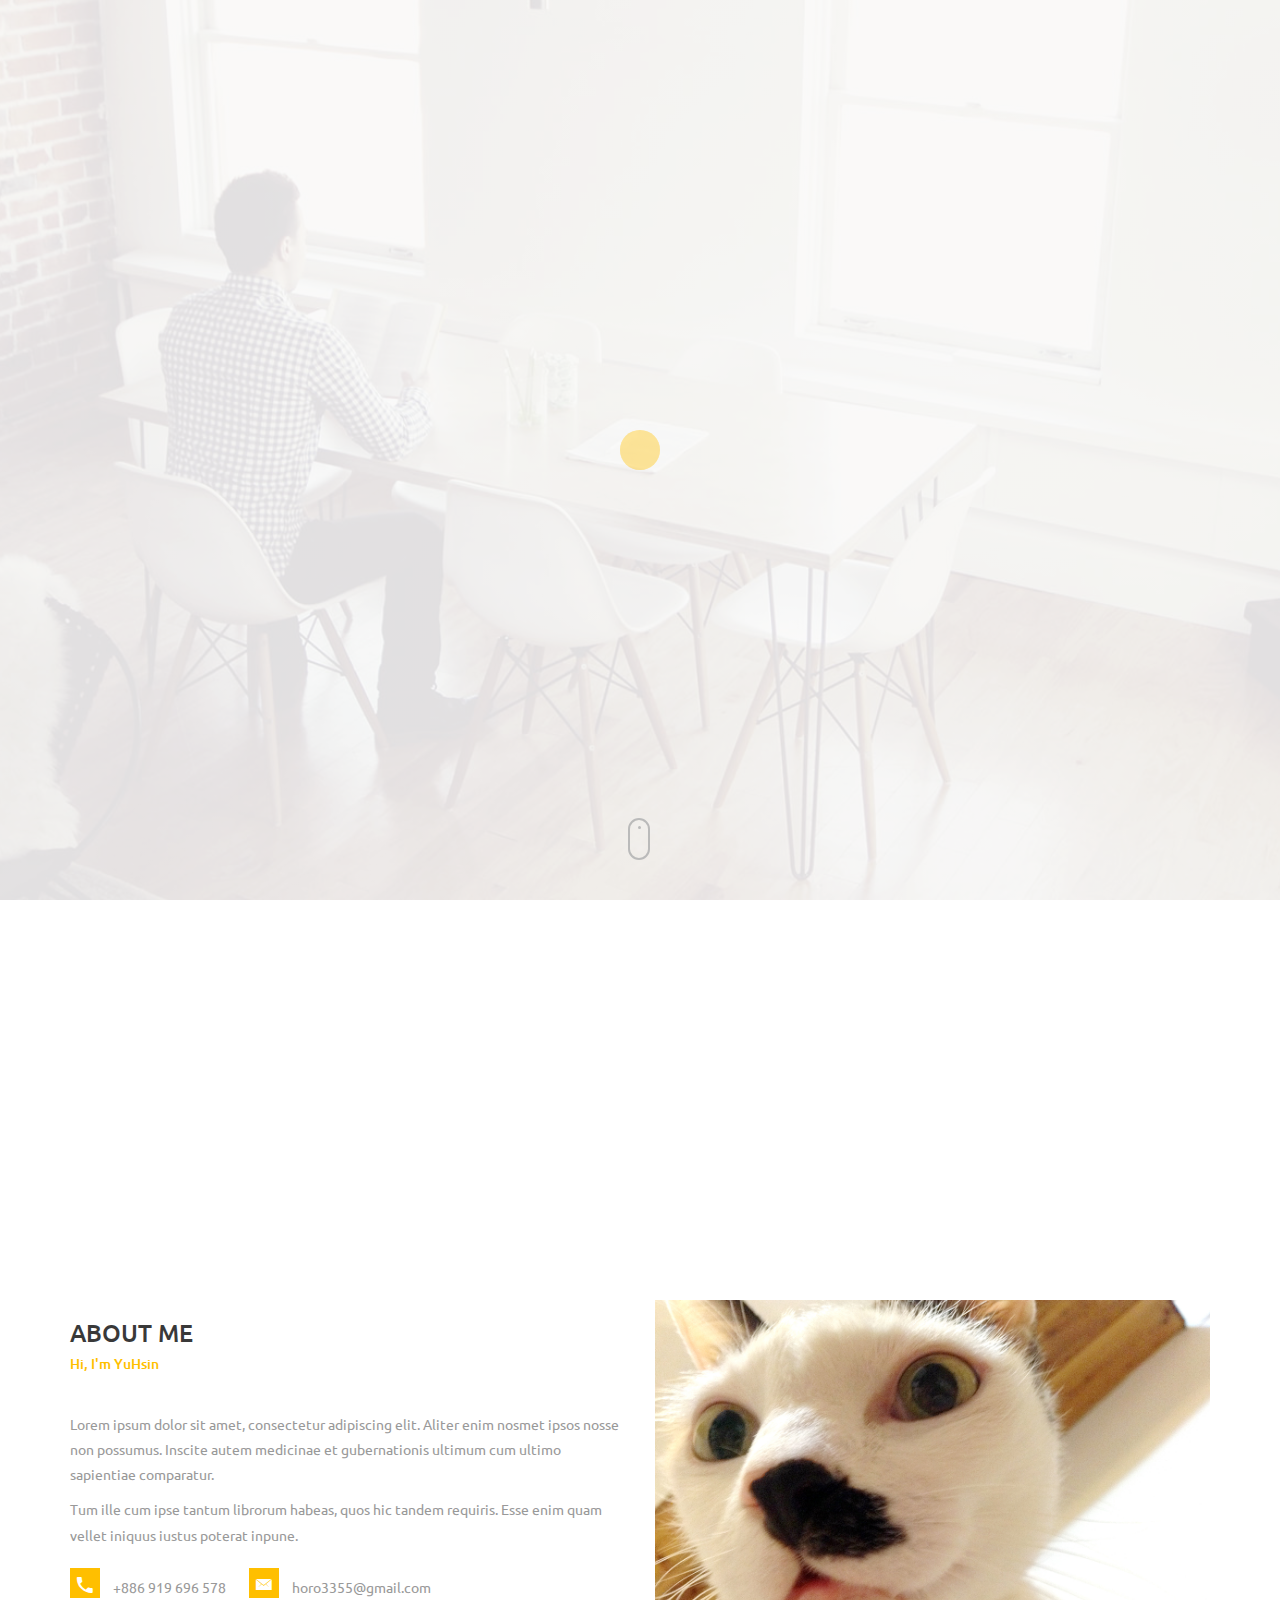
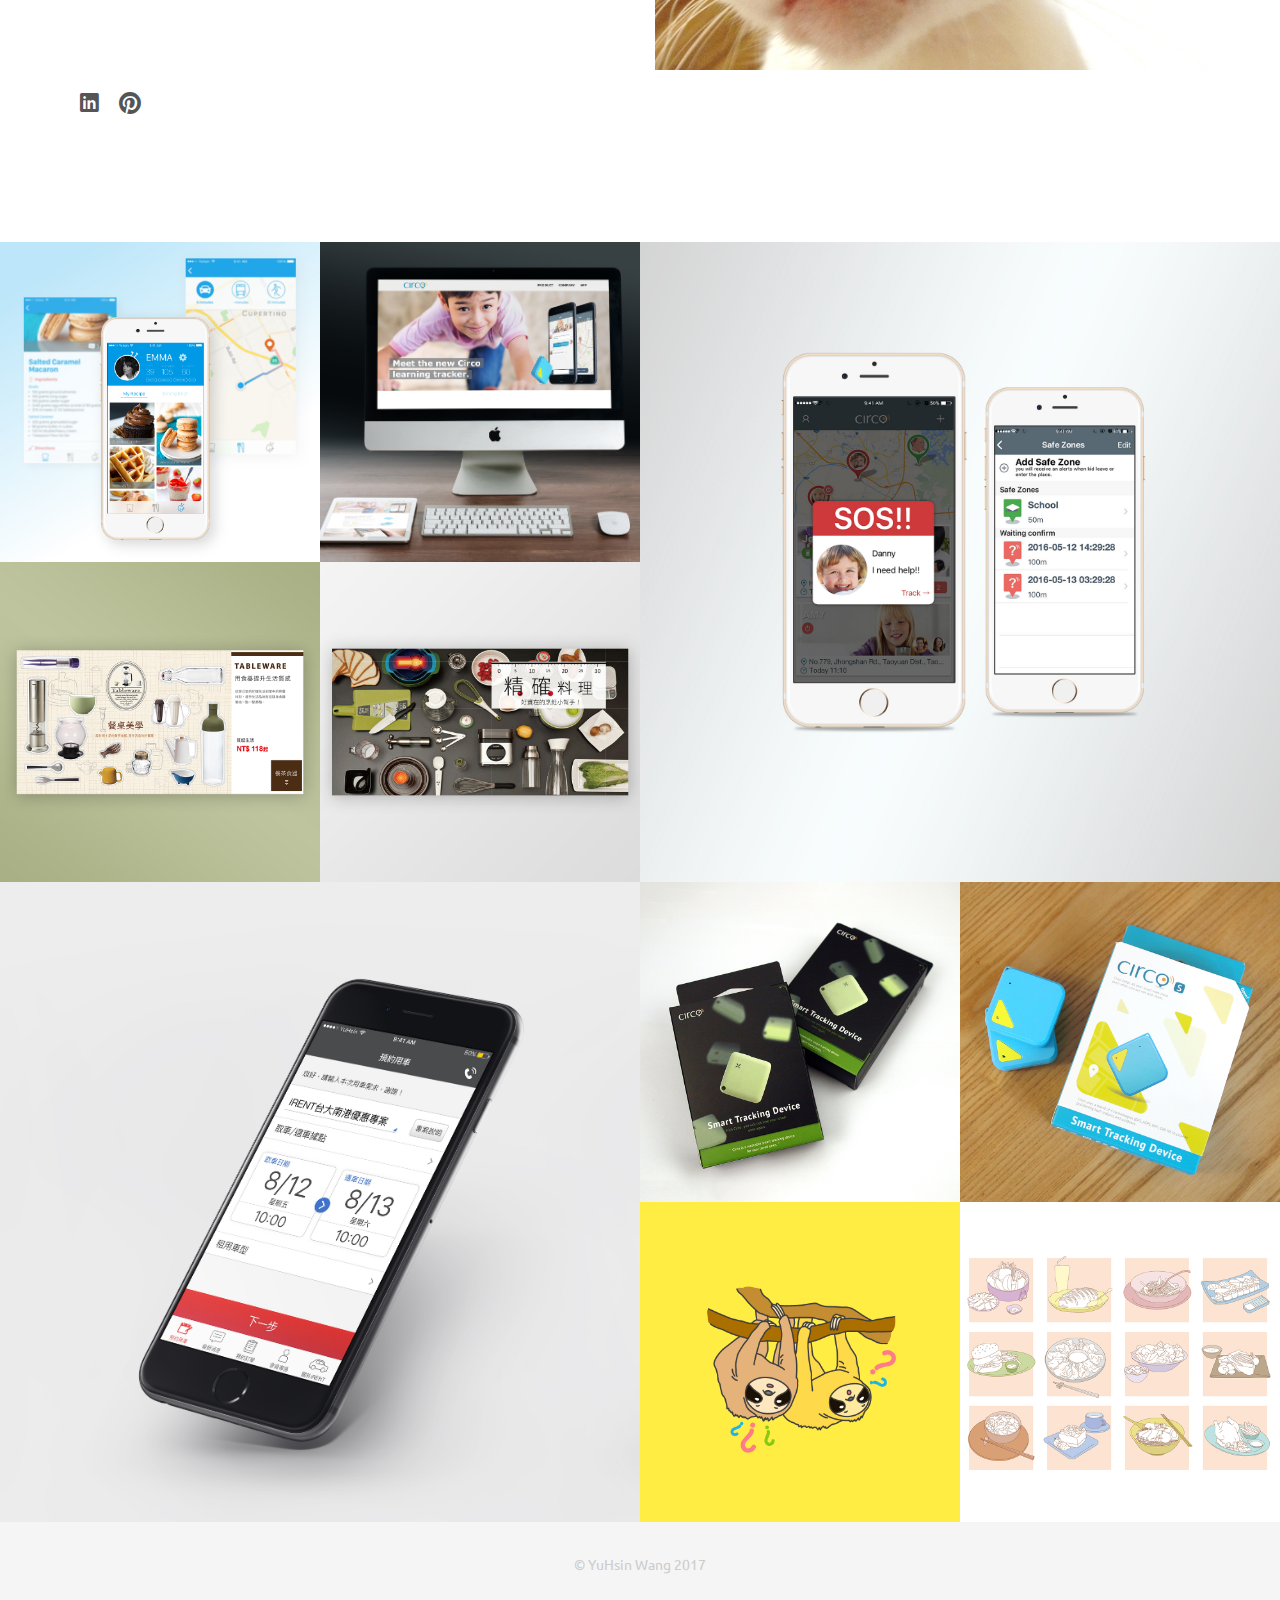
<file: index.html>
<!DOCTYPE html>
<html lang="en">

<head>
    <meta charset="utf-8">
    <meta http-equiv="X-UA-Compatible" content="IE=edge">
    <meta name="viewport" content="width=device-width, initial-scale=1">
    <!-- The above 3 meta tags *must* come first in the head; any other head content must come *after* these tags -->
    <title>YuHsin Wang l Portfolio</title>
    <link rel="icon" href="img/fav.png" type="image/x-icon">
    <!-- fonts -->
    <link href="https://fonts.googleapis.com/css?family=Ubuntu" rel="stylesheet">
    <!-- Bootstrap -->
    <link href="css/bootstrap.min.css" rel="stylesheet">
    <link href="ionicons/css/ionicons.min.css" rel="stylesheet">

    <!-- main css -->
    <link href="css/style.css" rel="stylesheet">


    <!-- modernizr -->
    <script src="js/modernizr.js"></script>

    <!-- HTML5 shim and Respond.js for IE8 support of HTML5 elements and media queries -->
    <!-- WARNING: Respond.js doesn't work if you view the page via file:// -->
    <!--[if lt IE 9]>
      <script src="https://oss.maxcdn.com/html5shiv/3.7.2/html5shiv.min.js"></script>
      <script src="https://oss.maxcdn.com/respond/1.4.2/respond.min.js"></script>
    <![endif]-->
</head>

<body>

    <!-- Preloader -->
    <div id="preloader">
        <div class="pre-container">
            <div class="spinner">
                <div class="double-bounce1"></div>
                <div class="double-bounce2"></div>
            </div>
        </div>
    </div>
    <!-- end Preloader -->

    <!-- banner -->
    
     <div class="top-bar">
     <section class="box-intro">
       
        <h1 class="box-headline letters rotate-2">
                    <span class="box-words-wrapper">
                        <b class="is-visible">UI&nbsp;design.</b>
                        <b>&nbsp;graphic.</b>
                    </span>
                </h1>
                <h5></h5>
        </div>
        <div class="mouse">
                <div class="scroll"></div>
            
    </section>           
    </div>   
    <!-- banner -->



   <!-- Main container -->
    <div class="container main-container clearfix"> 
        
        <div class="col-md-6">
        <div id="aboutme">
           <h3 class="uppercase">About Me </h3>
           <h5>Hi, I'm YuHsin</h5>
           <div class="h-30"></div>
            <p>Lorem ipsum dolor sit amet, consectetur adipiscing elit. Aliter enim nosmet ipsos nosse non possumus. Inscite autem medicinae et gubernationis ultimum cum ultimo sapientiae comparatur.</p>

            <p>Tum ille cum ipse tantum librorum habeas, quos hic tandem requiris. Esse enim quam vellet iniquus iustus poterat inpune. </p>
            <div class="contact-info">
                <p><i class="ion-android-call"></i> +886 919 696 578 </p>
                <p><i class="ion-ios-email"></i> horo3355@gmail.com </p>
            </div>
        </div>
        </div>

        <div class="col-md-6">
            <img src="img/about.jpg" class="img-responsive" alt="My lovely cat" />
        </div>
            <div class="col-md-6">
            
            <div class="h-10"></div>
            <ul class="social-ul">
                <li class="box-social"><a href="https://www.linkedin.com/in/yuhsinwang/" target="_blank"><i class="ion-social-linkedin"></i></a></li>
                <li class="box-social"><a href="https://www.pinterest.com/horo3355/" target="_blank"><i class="ion-social-pinterest"></i></a></li>
            </ul>


        </div>
    </div>
    
    <!-- end Main container -->


    <!-- portfolio div -->
    <div class="portfolio-div">
        <div class="portfolio">
            <div class="no-padding portfolio_container">
                <!-- single work -->
                <div class="col-md-3 col-sm-6  App">
                    <a href="sweettooth.html" class="portfolio_item">
                        <img src="img/sweettooth.jpg" alt="image" class="img-responsive" />
                        <div class="portfolio_item_hover">
                            <div class="portfolio-border clearfix">
                                <div class="item_info">
                                    <span>Sweet tooth</span>
                                    <em>App / UI / 100 Daily UI</em>
                                </div>
                            </div>
                        </div>
                    </a>
                </div>
                <!-- end single work -->

                <!-- single work -->
                <div class="col-md-3 col-sm-6 ads webui">
                    <a href="circo_web.html" class="portfolio_item">
                        <img src="img/circo_web.jpg" alt="image" class="img-responsive" />
                        <div class="portfolio_item_hover">
                            <div class="portfolio-border clearfix">
                                <div class="item_info">
                                    <span>Circo</span>
                                    <em>Website / UI</em>
                                </div>
                            </div>
                        </div>
                    </a>
                </div>
                <!-- end single work -->

                <!-- single work -->
                <div class="col-md-6 col-sm-12 App">
                    <a href="circo_app.html" class="portfolio_item">
                        <img src="img/circo.jpg" alt="image" class="img-responsive" />
                        <div class="portfolio_item_hover">
                            <div class="portfolio-border clearfix">
                                <div class="item_info">
                                    <span>Circo</span>
                                    <em>App / UI / UX</em>
                                </div>
                            </div>
                        </div>
                    </a>
                </div>
                <!-- end single work -->

                <!-- single work -->
                <div class="col-md-3 col-sm-6 webbanner">
                    <a href="banner_1.html" class="portfolio_item">
                        <img src="img/tableware_1.jpg" alt="image" class="img-responsive" />
                        <div class="portfolio_item_hover">
                            <div class="portfolio-border clearfix">
                                <div class="item_info">
                                    <span>Tableware</span>
                                    <em>Banner</em>
                                </div>
                            </div>
                        </div>
                    </a>
                </div>
                <!-- end single work -->

                <!-- single work -->
                <div class="col-md-3 col-sm-6 webbanner">
                    <a href="banner_2.html" class="portfolio_item">
                        <img src="img/tableware_2.jpg" alt="image" class="img-responsive" />
                        <div class="portfolio_item_hover">
                            <div class="portfolio-border clearfix">
                                <div class="item_info">
                                    <span>Tableware</span>
                                    <em>Banner</em>
                                </div>
                            </div>
                        </div>
                    </a>
                </div>
                <!-- end single work -->

                <!-- single work -->
                <div class="col-md-6 col-sm-12 app">
                    <a href="irent.html" class="portfolio_item">
                        <img src="img/irent.jpg" alt="image" class="img-responsive" />
                        <div class="portfolio_item_hover">
                            <div class="portfolio-border clearfix">
                                <div class="item_info">
                                    <span>iRent</span>
                                    <em>App / UI / UX</em>
                                </div>
                            </div>
                        </div>
                    </a>
                </div>
                <!-- end single work -->

                <!-- single work -->
                <div class="col-md-3 col-sm-6 package">
                    <a href="at501.html" class="portfolio_item">
                        <img src="img/at501.jpg" alt="image" class="img-responsive" />
                        <div class="portfolio_item_hover">
                            <div class="portfolio-border clearfix">
                                <div class="item_info">
                                    <span>Circo</span>
                                    <em>Package / Photography</em>
                                </div>
                            </div>
                        </div>
                    </a>
                </div>
                <!-- end single work -->

                <!-- single work -->
                <div class="col-md-3 col-sm-6 package">
                    <a href="at502.html" class="portfolio_item">
                        <img src="img/at502.jpg" alt="image" class="img-responsive" />
                        <div class="portfolio_item_hover">
                            <div class="portfolio-border clearfix">
                                <div class="item_info">
                                    <span>Circo S</span>
                                    <em>Package / Photography</em>
                                </div>
                            </div>
                        </div>
                    </a>
                </div>
                <!-- end single work -->

                <!-- single work -->
                <div class="col-md-3 col-sm-6 illustration">
                    <a href="line_stamp.html" class="portfolio_item">
                        <img src="img/sloth.jpg" alt="image" class="img-responsive" />
                        <div class="portfolio_item_hover">
                            <div class="portfolio-border clearfix">
                                <div class="item_info">
                                    <span>The Sloth Family</span>
                                    <em>Illustration / LINE Stamp</em>
                                </div>
                            </div>
                        </div>
                    </a>
                </div>
                <!-- end single work -->

                <!-- single work -->
                <div class="col-md-3 col-sm-6 illustration">
                    <a href="illustration.html" class="portfolio_item">
                        <img src="img/tableware_3.jpg" alt="image" class="img-responsive" />
                        <div class="portfolio_item_hover">
                            <div class="portfolio-border clearfix">
                                <div class="item_info">
                                    <span>Tableware</span>
                                    <em>Illustration</em>
                                </div>
                            </div>
                        </div>
                    </a>
                </div>
                <!-- end single work -->
            </div>
            <!-- end portfolio_container -->
        </div>
        <!-- portfolio -->
    </div>
    <!-- end portfolio div -->

    <!-- footer -->
    <footer>
        <div class="container-fluid">
            <p class="copyright">© YuHsin Wang 2017</p>
        </div>
    </footer>
    <!-- end footer -->

    <!-- back to top -->
    <a href="#0" class="cd-top"><i class="ion-android-arrow-up"></i></a>
    <!-- end back to top -->



    <!-- jQuery -->
    <script src="js/jquery-2.1.1.js"></script>
    <!--  plugins -->
    <script src="js/bootstrap.min.js"></script>
    <script src="js/menu.js"></script>
    <script src="js/animated-headline.js"></script>
    <script src="js/isotope.pkgd.min.js"></script>


    <!--  custom script -->
    <script src="js/custom.js"></script>

</body>

</html>
</file>
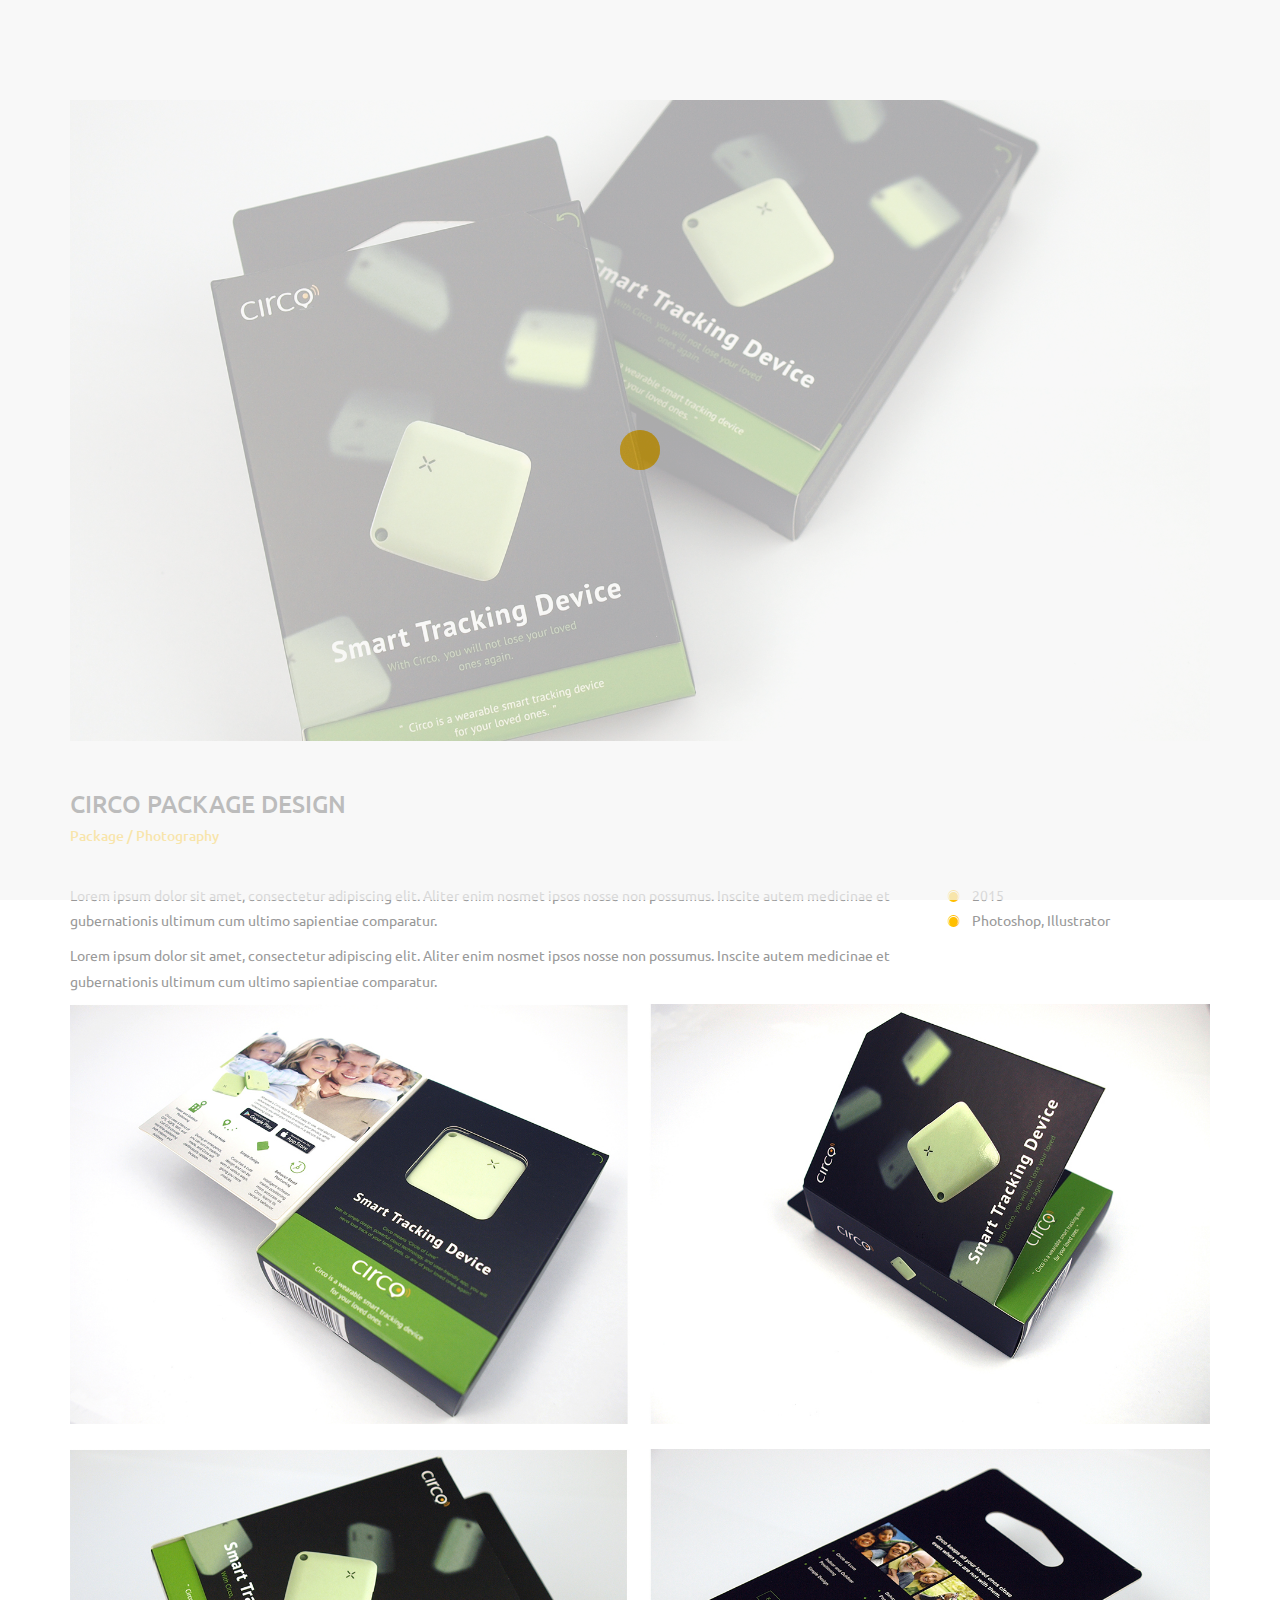
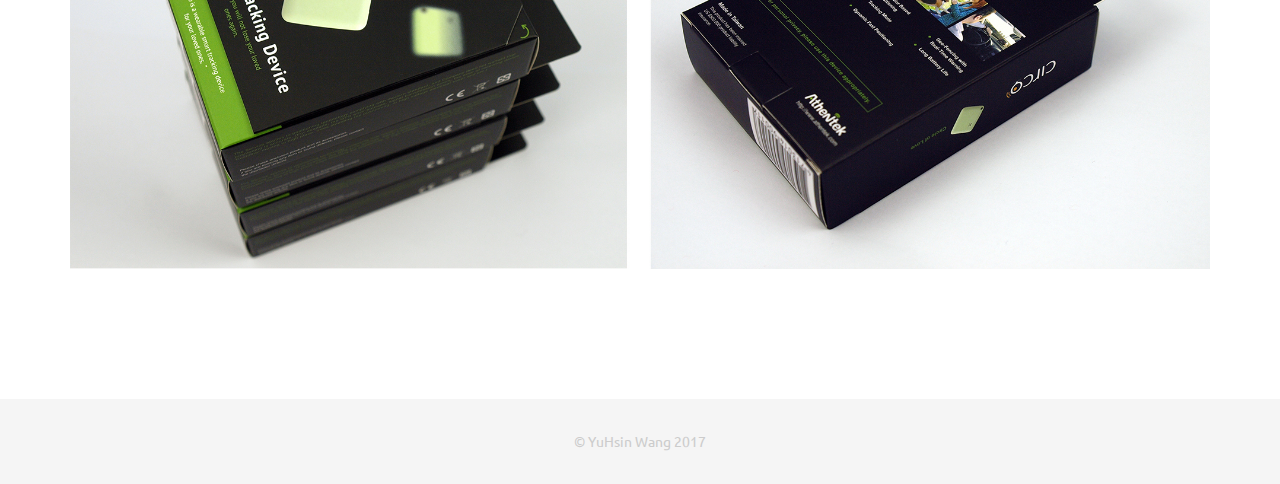
<file: at501.html>
<!DOCTYPE html>
<html lang="en">

<head>
    <meta charset="utf-8">
    <meta http-equiv="X-UA-Compatible" content="IE=edge">
    <meta name="viewport" content="width=device-width, initial-scale=1">
    <!-- The above 3 meta tags *must* come first in the head; any other head content must come *after* these tags -->
    <title>Circo Package Design / Photography</title>
    <link rel="icon" href="img/fav.png" type="image/x-icon">

    <!-- Bootstrap -->
    <link href="css/bootstrap.min.css" rel="stylesheet">
    <link href="ionicons/css/ionicons.min.css" rel="stylesheet">

    <!-- main css -->
    <link href="css/style.css" rel="stylesheet">


    <!-- modernizr -->
    <script src="js/modernizr.js"></script>

    <!-- HTML5 shim and Respond.js for IE8 support of HTML5 elements and media queries -->
    <!-- WARNING: Respond.js doesn't work if you view the page via file:// -->
    <!--[if lt IE 9]>
      <script src="https://oss.maxcdn.com/html5shiv/3.7.2/html5shiv.min.js"></script>
      <script src="https://oss.maxcdn.com/respond/1.4.2/respond.min.js"></script>
    <![endif]-->
</head>

<body>

    <!-- Preloader -->
    <div id="preloader">
        <div class="pre-container">
            <div class="spinner">
                <div class="double-bounce1"></div>
                <div class="double-bounce2"></div>
            </div>
        </div>
    </div>
    <!-- end Preloader -->

  
    
    
    <!-- main-container -->
    <div class="container main-container">
        <div class="col-md-12">
            <img src="img/at501_1920.jpg" alt="" class="img-responsive" />
            <div class="h-30"></div>
        </div>

        <div class="col-md-12">
            <h3 class="text-uppercase">Circo Package Design</h3>
            <h5>Package / Photography</h5>
            <div class="h-30"></div>
        </div>

        <div class="col-md-9">
            <p>Lorem ipsum dolor sit amet, consectetur adipiscing elit. Aliter enim nosmet ipsos nosse non possumus. Inscite autem medicinae et gubernationis ultimum cum ultimo sapientiae comparatur. </p>

            <p>Lorem ipsum dolor sit amet, consectetur adipiscing elit. Aliter enim nosmet ipsos nosse non possumus. Inscite autem medicinae et gubernationis ultimum cum ultimo sapientiae comparatur. </p>
        </div>

        <div class="col-md-3">
            <ul class="cat-ul">
                <li><i class="ion-ios-circle-filled"></i> 2015</li>
                <li><i class="ion-ios-circle-filled"></i> Photoshop, Illustrator</li>
            </ul>
            <div class="h-10"></div>
            
        </div>
        <br>
        <div class="col-md-12">
            <img src="img/at501_a.jpg" alt="" class="img-responsive" />
            <br>
            <img src="img/at501_b.jpg" alt="" class="img-responsive" />
            <div class="h-30"></div>
        </div>
    </div>
    <!-- end main-container -->


    <!-- footer -->
    <footer>
        <div class="container-fluid">
            <p class="copyright">© YuHsin Wang 2017</p>
        </div>
    </footer>
    <!-- end footer -->
    
    <!-- back to top -->
    <a href="#0" class="cd-top"><i class="ion-android-arrow-up"></i></a>
    <!-- end back to top -->




    <!-- jQuery -->
    <script src="js/jquery-2.1.1.js"></script>
    <!--  plugins -->
    <script src="js/bootstrap.min.js"></script>
    <script src="js/menu.js"></script>
    <script src="js/animated-headline.js"></script>
    <script src="js/isotope.pkgd.min.js"></script>


    <!--  custom script -->
    <script src="js/custom.js"></script>

</body>

</html>
</file>
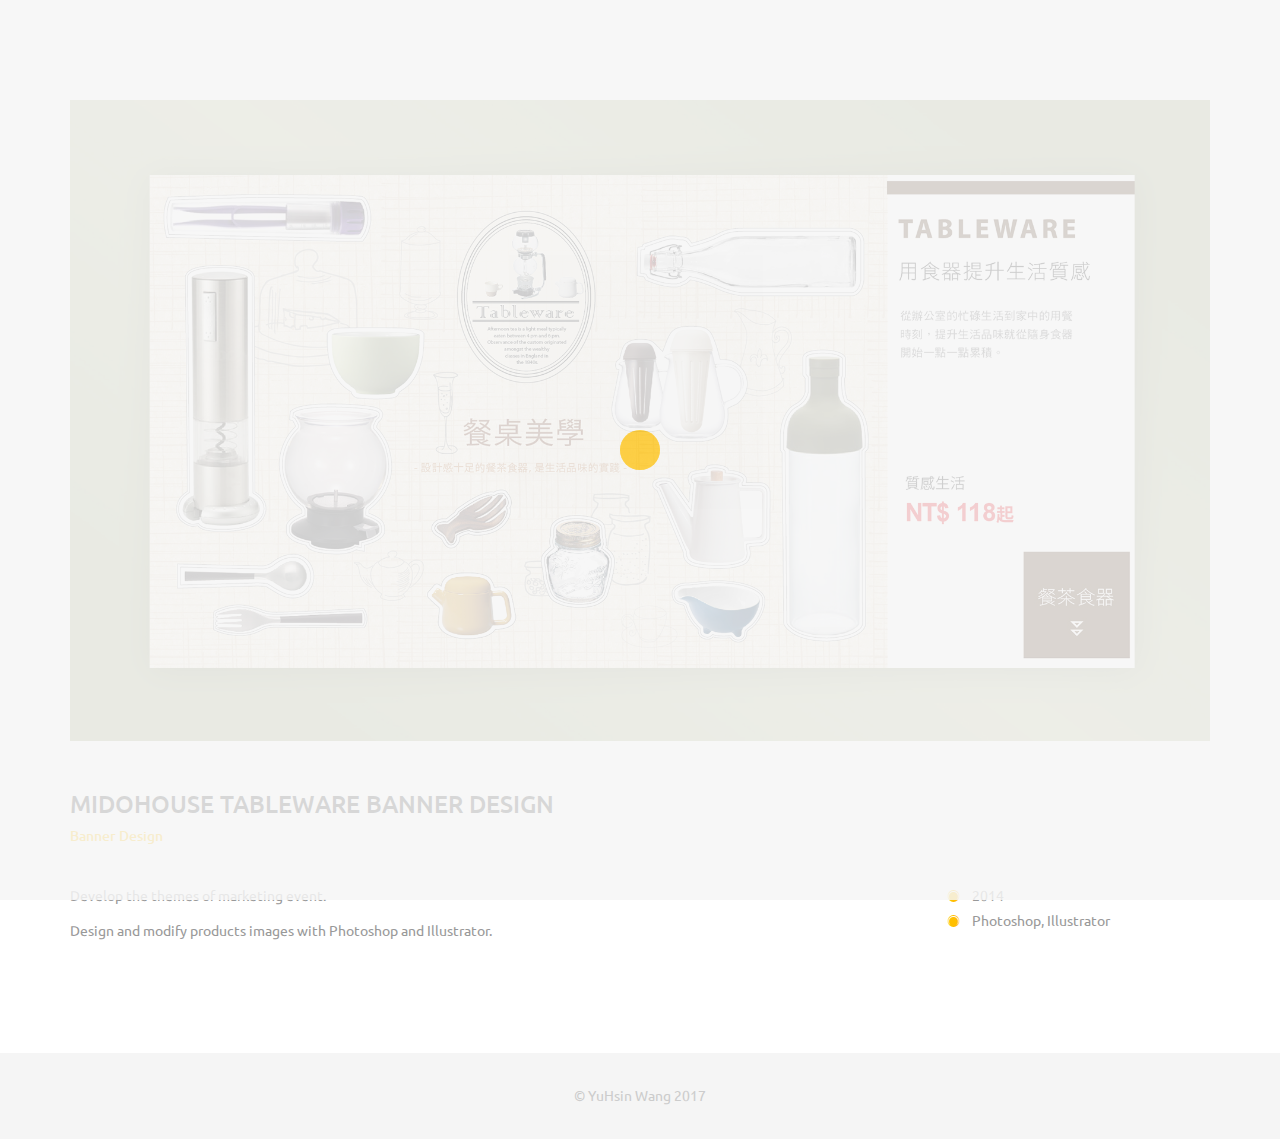
<file: banner_1.html>
<!DOCTYPE html>
<html lang="en">

<head>
    <meta charset="utf-8">
    <meta http-equiv="X-UA-Compatible" content="IE=edge">
    <meta name="viewport" content="width=device-width, initial-scale=1">
    <!-- The above 3 meta tags *must* come first in the head; any other head content must come *after* these tags -->
    <title>Banner Design</title>
    <link rel="icon" href="img/fav.png" type="image/x-icon">

    <!-- Bootstrap -->
    <link href="css/bootstrap.min.css" rel="stylesheet">
    <link href="ionicons/css/ionicons.min.css" rel="stylesheet">

    <!-- main css -->
    <link href="css/style.css" rel="stylesheet">


    <!-- modernizr -->
    <script src="js/modernizr.js"></script>

    <!-- HTML5 shim and Respond.js for IE8 support of HTML5 elements and media queries -->
    <!-- WARNING: Respond.js doesn't work if you view the page via file:// -->
    <!--[if lt IE 9]>
      <script src="https://oss.maxcdn.com/html5shiv/3.7.2/html5shiv.min.js"></script>
      <script src="https://oss.maxcdn.com/respond/1.4.2/respond.min.js"></script>
    <![endif]-->
</head>

<body>

    <!-- Preloader -->
    <div id="preloader">
        <div class="pre-container">
            <div class="spinner">
                <div class="double-bounce1"></div>
                <div class="double-bounce2"></div>
            </div>
        </div>
    </div>
    <!-- end Preloader -->

  
    
    
    <!-- main-container -->
    <div class="container main-container">
        <div class="col-md-12">
            <img src="img/tableware_1_1920.jpg" alt="" class="img-responsive" />
            <div class="h-30"></div>
        </div>

        <div class="col-md-12">
            <h3 class="text-uppercase">Midohouse Tableware Banner Design</h3>
            <h5>Banner Design</h5>
            <div class="h-30"></div>
        </div>

        <div class="col-md-9">
            <p>Develop the themes of marketing event.</p>
            <p>Design and modify products images with Photoshop and Illustrator.</p>
        </div>

        <div class="col-md-3">
            <ul class="cat-ul">
                <li><i class="ion-ios-circle-filled"></i> 2014</li>
                <li><i class="ion-ios-circle-filled"></i> Photoshop, Illustrator</li>
            </ul>
            <div class="h-10"></div>
            
        </div>
        
    </div>
    <!-- end main-container -->


    <!-- footer -->
    <footer>
        <div class="container-fluid">
            <p class="copyright">© YuHsin Wang 2017</p>
        </div>
    </footer>
    <!-- end footer -->
    
    <!-- back to top -->
    <a href="#0" class="cd-top"><i class="ion-android-arrow-up"></i></a>
    <!-- end back to top -->




    <!-- jQuery -->
    <script src="js/jquery-2.1.1.js"></script>
    <!--  plugins -->
    <script src="js/bootstrap.min.js"></script>
    <script src="js/menu.js"></script>
    <script src="js/animated-headline.js"></script>
    <script src="js/isotope.pkgd.min.js"></script>


    <!--  custom script -->
    <script src="js/custom.js"></script>

</body>

</html>
</file>
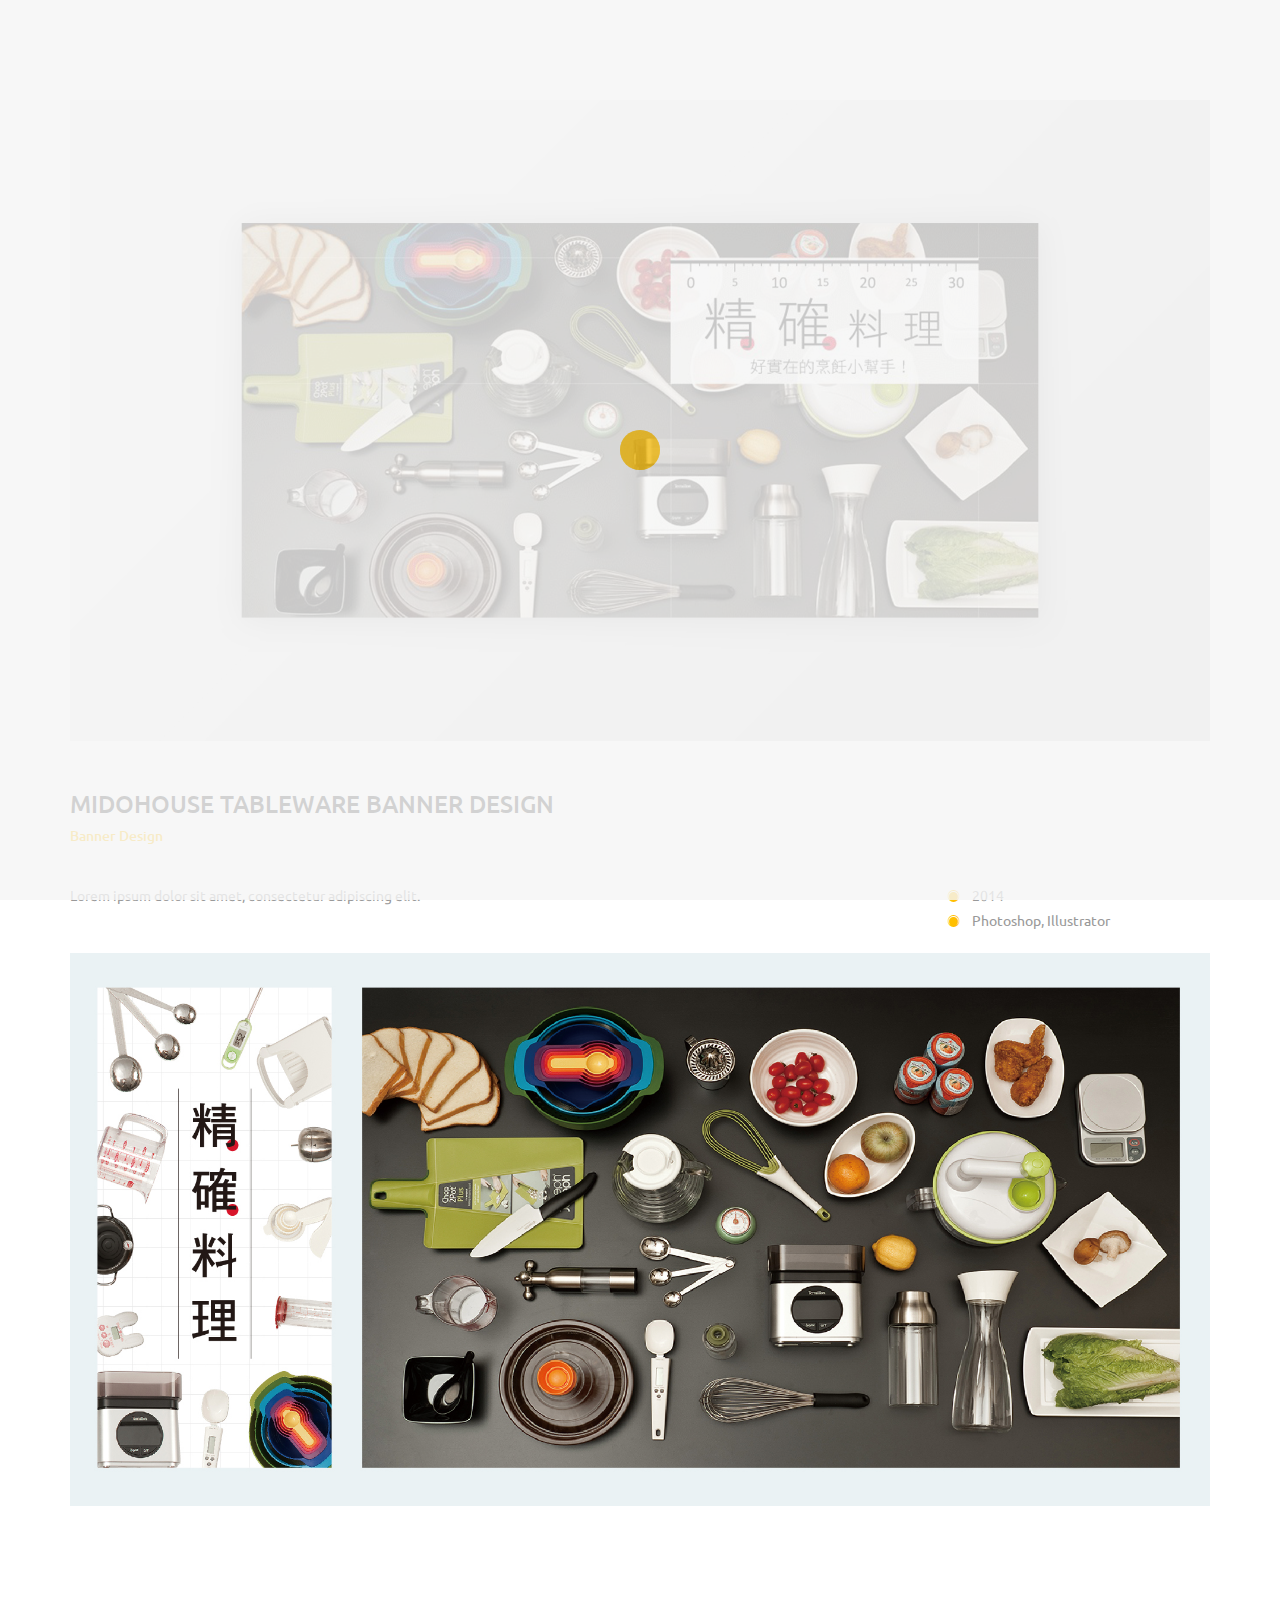
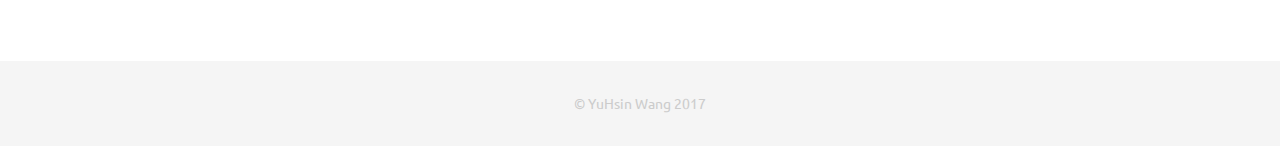
<file: banner_2.html>
<!DOCTYPE html>
<html lang="en">

<head>
    <meta charset="utf-8">
    <meta http-equiv="X-UA-Compatible" content="IE=edge">
    <meta name="viewport" content="width=device-width, initial-scale=1">
    <!-- The above 3 meta tags *must* come first in the head; any other head content must come *after* these tags -->
    <title>Banner Design</title>
    <link rel="icon" href="img/fav.png" type="image/x-icon">

    <!-- Bootstrap -->
    <link href="css/bootstrap.min.css" rel="stylesheet">
    <link href="ionicons/css/ionicons.min.css" rel="stylesheet">

    <!-- main css -->
    <link href="css/style.css" rel="stylesheet">


    <!-- modernizr -->
    <script src="js/modernizr.js"></script>

    <!-- HTML5 shim and Respond.js for IE8 support of HTML5 elements and media queries -->
    <!-- WARNING: Respond.js doesn't work if you view the page via file:// -->
    <!--[if lt IE 9]>
      <script src="https://oss.maxcdn.com/html5shiv/3.7.2/html5shiv.min.js"></script>
      <script src="https://oss.maxcdn.com/respond/1.4.2/respond.min.js"></script>
    <![endif]-->
</head>

<body>

    <!-- Preloader -->
    <div id="preloader">
        <div class="pre-container">
            <div class="spinner">
                <div class="double-bounce1"></div>
                <div class="double-bounce2"></div>
            </div>
        </div>
    </div>
    <!-- end Preloader -->

  
    
    
    <!-- main-container -->
    <div class="container main-container">
        <div class="col-md-12">
            <img src="img/tableware_2_1920.jpg" alt="" class="img-responsive" />
            <div class="h-30"></div>
        </div>

        <div class="col-md-12">
            <h3 class="text-uppercase">Midohouse Tableware Banner Design</h3>
            <h5>Banner Design</h5>
            <div class="h-30"></div>
        </div>

        <div class="col-md-9">
            <p>Lorem ipsum dolor sit amet, consectetur adipiscing elit.</p>
        </div>

        <div class="col-md-3">
            <ul class="cat-ul">
                <li><i class="ion-ios-circle-filled"></i> 2014</li>
                <li><i class="ion-ios-circle-filled"></i> Photoshop, Illustrator</li>
            </ul>
            <div class="h-10"></div>
            
        </div>
        <br>
        <br>
        <br>
        <div class="col-md-12">
            <img src="img/tableware_2_a.jpg" alt="" class="img-responsive" />
            <br>
            <div class="h-30"></div>
        </div>
    </div>
    <!-- end main-container -->


    <!-- footer -->
    <footer>
        <div class="container-fluid">
            <p class="copyright">© YuHsin Wang 2017</p>
        </div>
    </footer>
    <!-- end footer -->
    
    <!-- back to top -->
    <a href="#0" class="cd-top"><i class="ion-android-arrow-up"></i></a>
    <!-- end back to top -->




    <!-- jQuery -->
    <script src="js/jquery-2.1.1.js"></script>
    <!--  plugins -->
    <script src="js/bootstrap.min.js"></script>
    <script src="js/menu.js"></script>
    <script src="js/animated-headline.js"></script>
    <script src="js/isotope.pkgd.min.js"></script>


    <!--  custom script -->
    <script src="js/custom.js"></script>

</body>

</html>
</file>
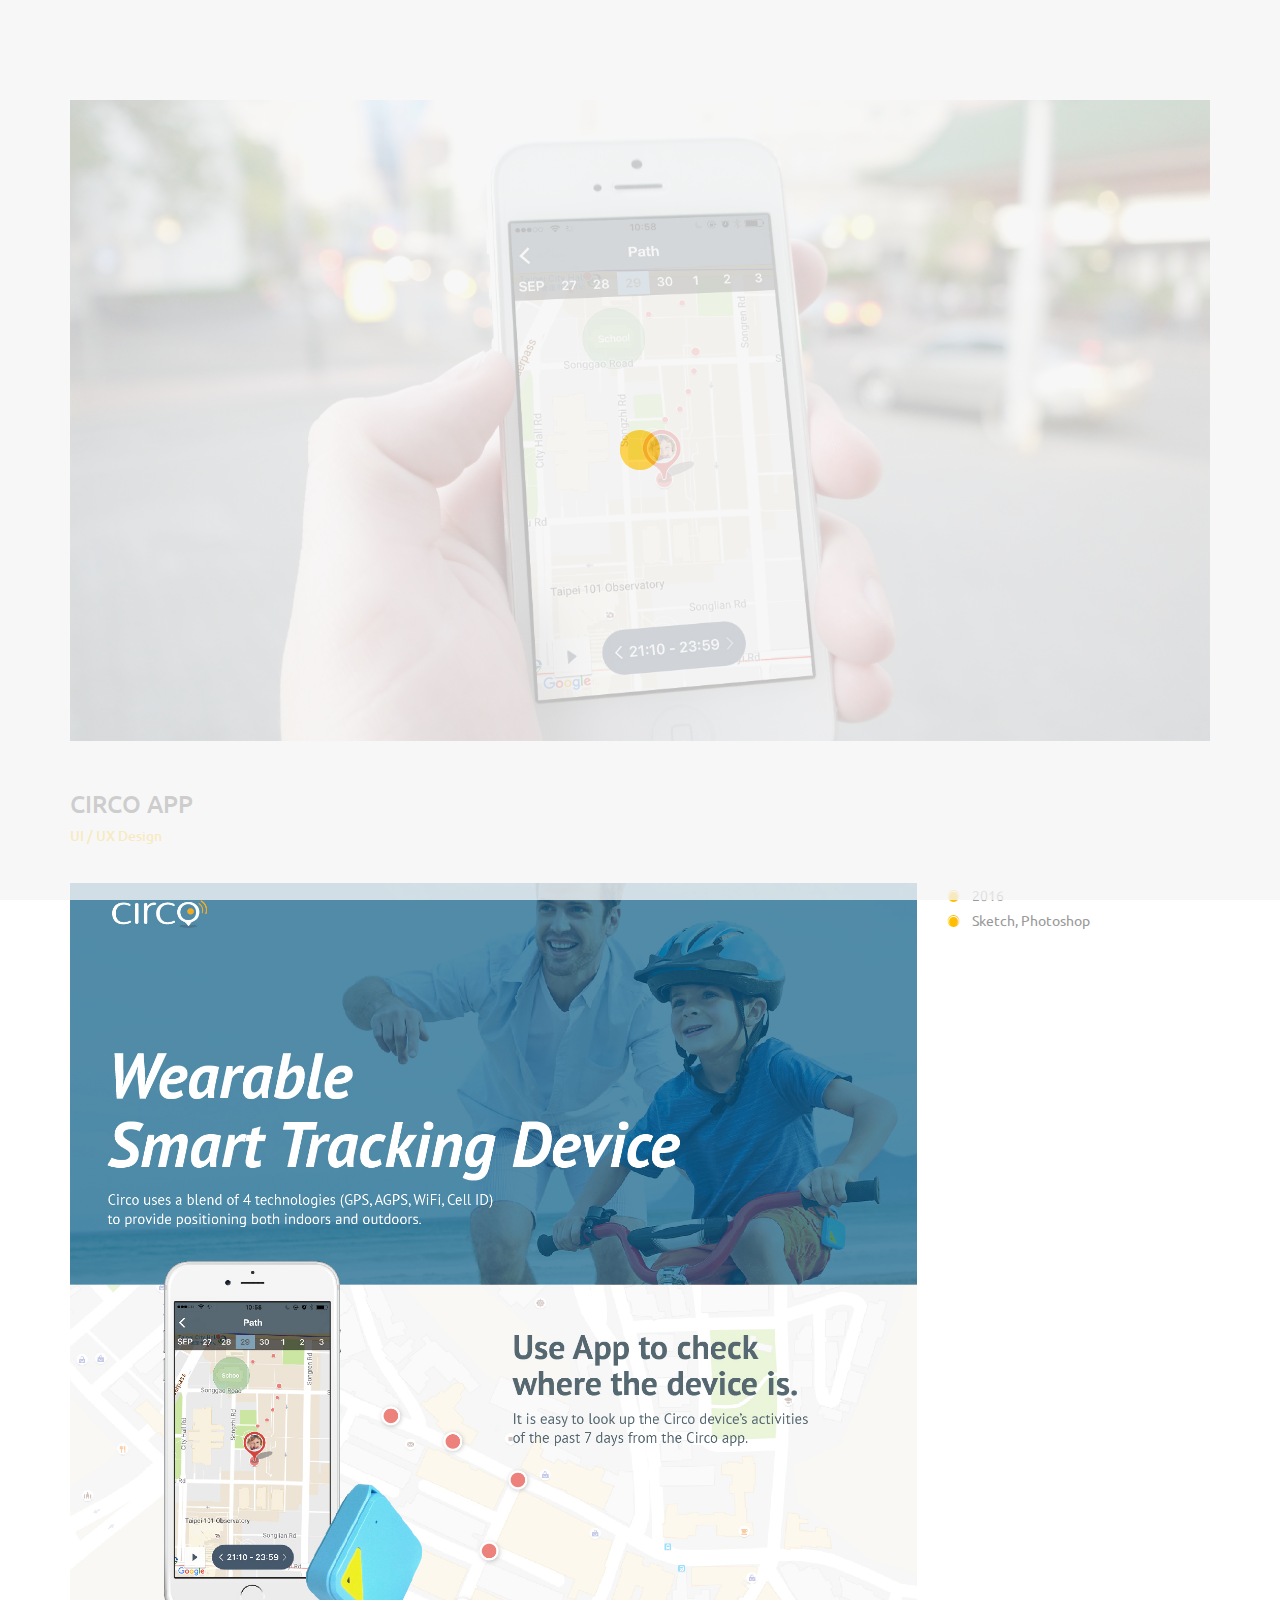
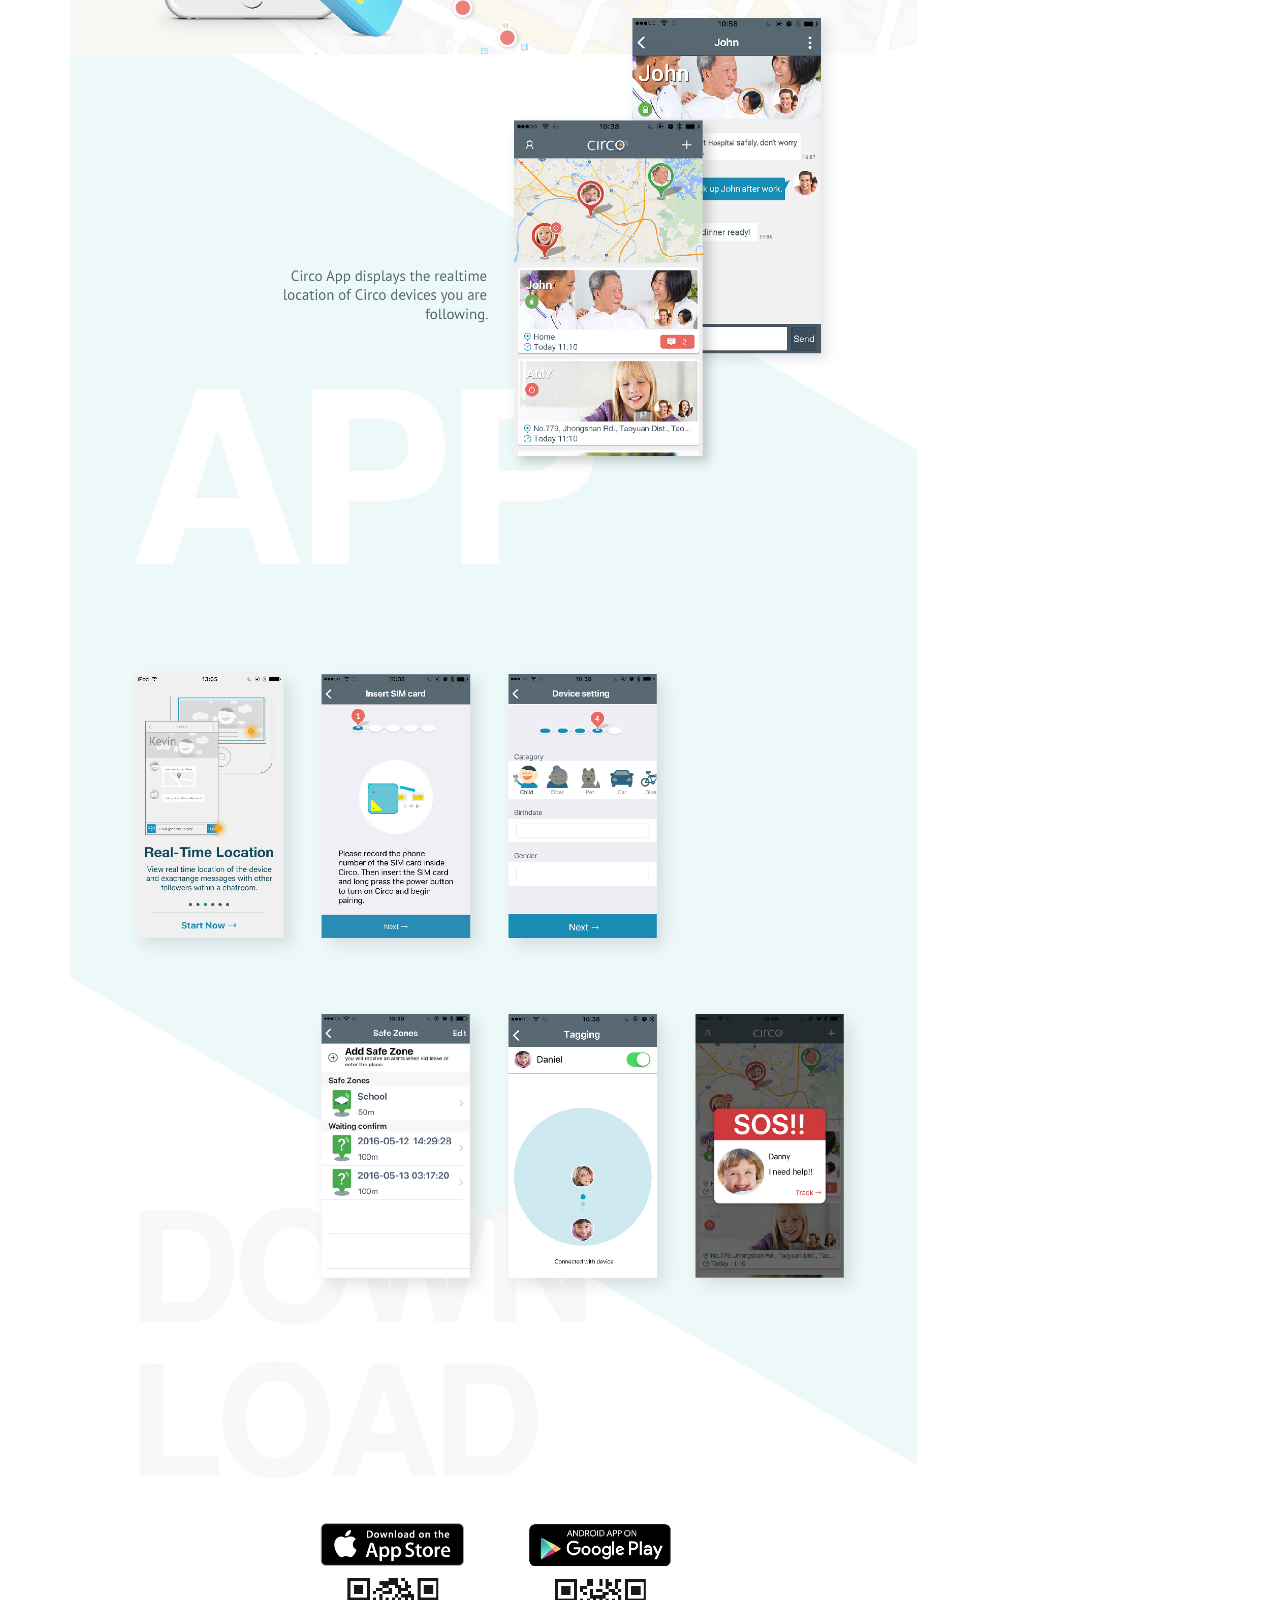
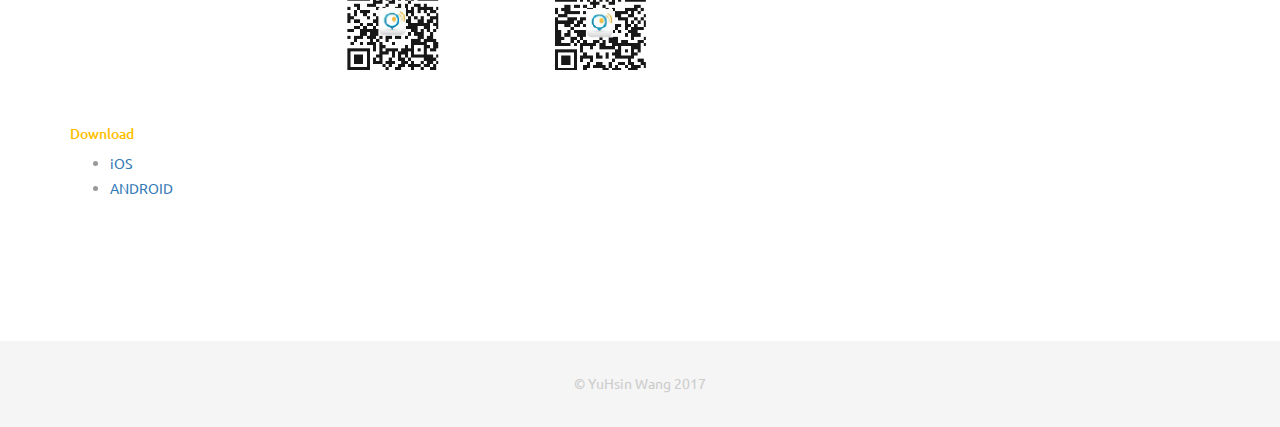
<file: circo_app.html>
<!DOCTYPE html>
<html lang="en">

<head>
    <meta charset="utf-8">
    <meta http-equiv="X-UA-Compatible" content="IE=edge">
    <meta name="viewport" content="width=device-width, initial-scale=1">
    <!-- The above 3 meta tags *must* come first in the head; any other head content must come *after* these tags -->
    <title>Circo App UI/UX Design</title>
    <link rel="icon" href="img/fav.png" type="image/x-icon">

    <!-- Bootstrap -->
    <link href="css/bootstrap.min.css" rel="stylesheet">
    <link href="ionicons/css/ionicons.min.css" rel="stylesheet">

    <!-- main css -->
    <link href="css/style.css" rel="stylesheet">


    <!-- modernizr -->
    <script src="js/modernizr.js"></script>

    <!-- HTML5 shim and Respond.js for IE8 support of HTML5 elements and media queries -->
    <!-- WARNING: Respond.js doesn't work if you view the page via file:// -->
    <!--[if lt IE 9]>
      <script src="https://oss.maxcdn.com/html5shiv/3.7.2/html5shiv.min.js"></script>
      <script src="https://oss.maxcdn.com/respond/1.4.2/respond.min.js"></script>
    <![endif]-->
</head>

<body>

    <!-- Preloader -->
    <div id="preloader">
        <div class="pre-container">
            <div class="spinner">
                <div class="double-bounce1"></div>
                <div class="double-bounce2"></div>
            </div>
        </div>
    </div>
    <!-- end Preloader -->

  
    
    
    <!-- main-container -->
    <div class="container main-container">
        <div class="col-md-12">
            <img src="img/circo_1920.jpg" alt="" class="img-responsive" />
            <div class="h-30"></div>
        </div>

        <div class="col-md-12">
            <h3 class="text-uppercase">Circo App</h3>
            <h5>UI / UX Design</h5>
            <div class="h-30"></div>
        </div>

        <div class="col-md-9">
            <img src="img/circo_a.jpg" alt="" class="img-responsive" />
        </div>

        <div class="col-md-3">
            <ul class="cat-ul">
                <li><i class="ion-ios-circle-filled"></i> 2016</li>
                <li><i class="ion-ios-circle-filled"></i> Sketch, Photoshop</li>
            </ul>
            <div class="h-10"></div>
            
        </div>
        <br>
        <div class="col-md-12">
            <h5>Download</h5>
            <ul>
                <li><a href="https://itunes.apple.com/tw/app/circo./id1027273156?l=zh&mt=8%E2%80%A8" target="_blank">iOS</a></li>
                <li><a href="https://play.google.com/store/apps/details?id=com.athentek.circo.main&hl=zh-TW%E2%80%A8" target="_blank">ANDROID</a></li>
            </ul>
            <div class="h-30"></div>
        </div>
    </div>
    <!-- end main-container -->


    <!-- footer -->
    <footer>
        <div class="container-fluid">
            <p class="copyright">© YuHsin Wang 2017</p>
        </div>
    </footer>
    <!-- end footer -->
    
    <!-- back to top -->
    <a href="#0" class="cd-top"><i class="ion-android-arrow-up"></i></a>
    <!-- end back to top -->




    <!-- jQuery -->
    <script src="js/jquery-2.1.1.js"></script>
    <!--  plugins -->
    <script src="js/bootstrap.min.js"></script>
    <script src="js/menu.js"></script>
    <script src="js/animated-headline.js"></script>
    <script src="js/isotope.pkgd.min.js"></script>


    <!--  custom script -->
    <script src="js/custom.js"></script>

</body>

</html>
</file>
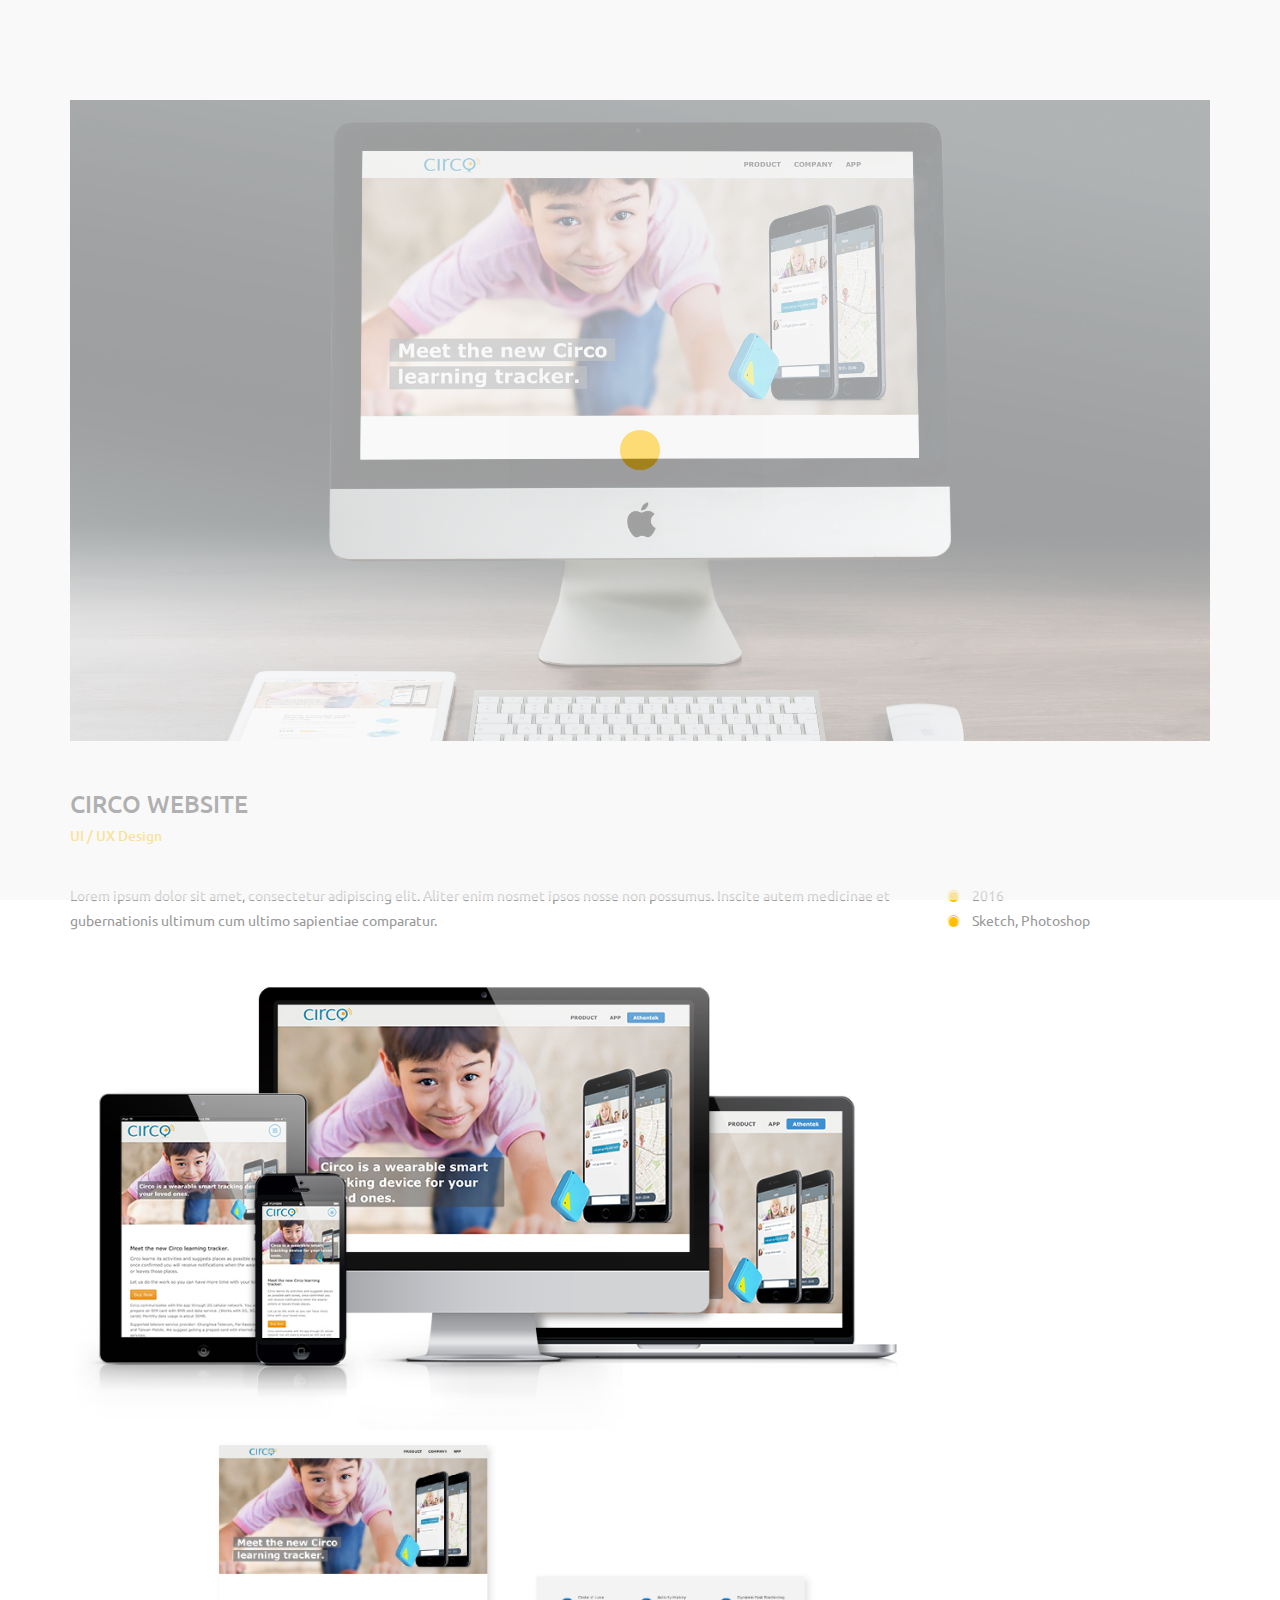
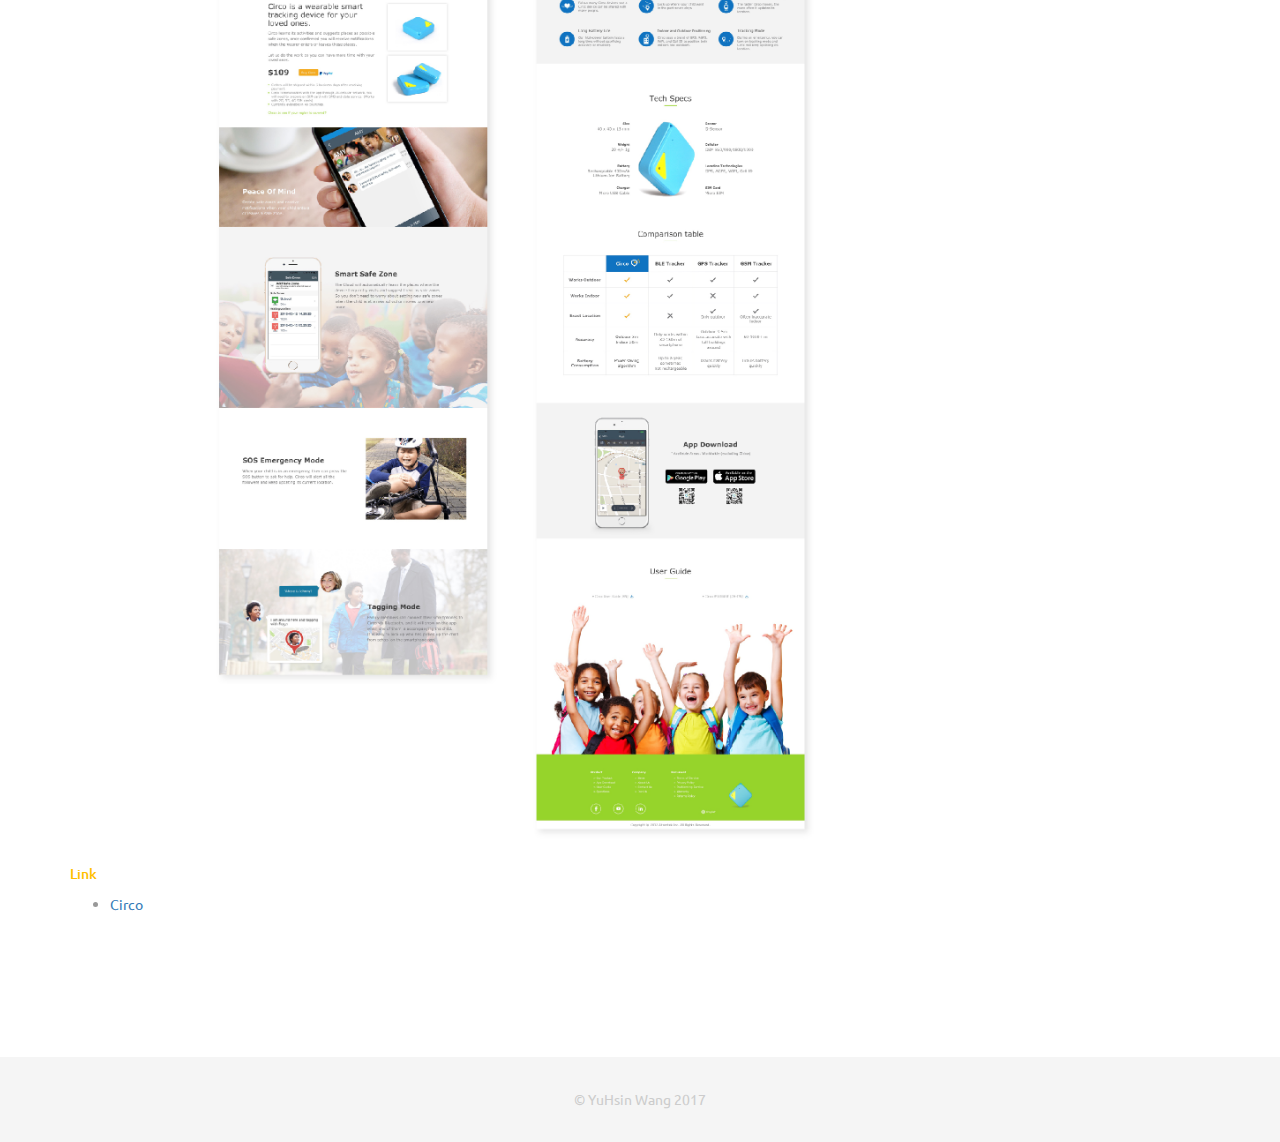
<file: circo_web.html>
<!DOCTYPE html>
<html lang="en">

<head>
    <meta charset="utf-8">
    <meta http-equiv="X-UA-Compatible" content="IE=edge">
    <meta name="viewport" content="width=device-width, initial-scale=1">
    <!-- The above 3 meta tags *must* come first in the head; any other head content must come *after* these tags -->
    <title>Circo Website UI Design</title>
    <link rel="icon" href="img/fav.png" type="image/x-icon">

    <!-- Bootstrap -->
    <link href="css/bootstrap.min.css" rel="stylesheet">
    <link href="ionicons/css/ionicons.min.css" rel="stylesheet">

    <!-- main css -->
    <link href="css/style.css" rel="stylesheet">


    <!-- modernizr -->
    <script src="js/modernizr.js"></script>

    <!-- HTML5 shim and Respond.js for IE8 support of HTML5 elements and media queries -->
    <!-- WARNING: Respond.js doesn't work if you view the page via file:// -->
    <!--[if lt IE 9]>
      <script src="https://oss.maxcdn.com/html5shiv/3.7.2/html5shiv.min.js"></script>
      <script src="https://oss.maxcdn.com/respond/1.4.2/respond.min.js"></script>
    <![endif]-->
</head>

<body>

    <!-- Preloader -->
    <div id="preloader">
        <div class="pre-container">
            <div class="spinner">
                <div class="double-bounce1"></div>
                <div class="double-bounce2"></div>
            </div>
        </div>
    </div>
    <!-- end Preloader -->

  
    
    
    <!-- main-container -->
    <div class="container main-container">
        <div class="col-md-12">
            <img src="img/circo_web_1920.jpg" alt="" class="img-responsive" />
            <div class="h-30"></div>
        </div>

        <div class="col-md-12">
            <h3 class="text-uppercase">Circo Website</h3>
            <h5>UI / UX Design</h5>
            <div class="h-30"></div>
        </div>

        <div class="col-md-9">
            <p>Lorem ipsum dolor sit amet, consectetur adipiscing elit. Aliter enim nosmet ipsos nosse non possumus. Inscite autem medicinae et gubernationis ultimum cum ultimo sapientiae comparatur.</p>
        </div>

        <div class="col-md-3">
            <ul class="cat-ul">
                <li><i class="ion-ios-circle-filled"></i> 2016</li>
                <li><i class="ion-ios-circle-filled"></i> Sketch, Photoshop</li>
            </ul>
            <div class="h-10"></div>
            
        </div>
        <div class="col-md-9">
            <img src="img/circo_web_a.jpg" alt="" class="img-responsive" />
             <img src="img/circo_web_b.jpg" alt="" class="img-responsive" />
              <h5>Link</h5>
            <ul>
                <li><a href="http://circo.athentek.com" target="_blank">Circo</a></li>
            </ul>
             <div class="h-30"></div>
        </div>
       
    </div>
    <!-- end main-container -->


    <!-- footer -->
    <footer>
        <div class="container-fluid">
            <p class="copyright">© YuHsin Wang 2017</p>
        </div>
    </footer>
    <!-- end footer -->
    
    <!-- back to top -->
    <a href="#0" class="cd-top"><i class="ion-android-arrow-up"></i></a>
    <!-- end back to top -->




    <!-- jQuery -->
    <script src="js/jquery-2.1.1.js"></script>
    <!--  plugins -->
    <script src="js/bootstrap.min.js"></script>
    <script src="js/menu.js"></script>
    <script src="js/animated-headline.js"></script>
    <script src="js/isotope.pkgd.min.js"></script>


    <!--  custom script -->
    <script src="js/custom.js"></script>

</body>

</html>
</file>
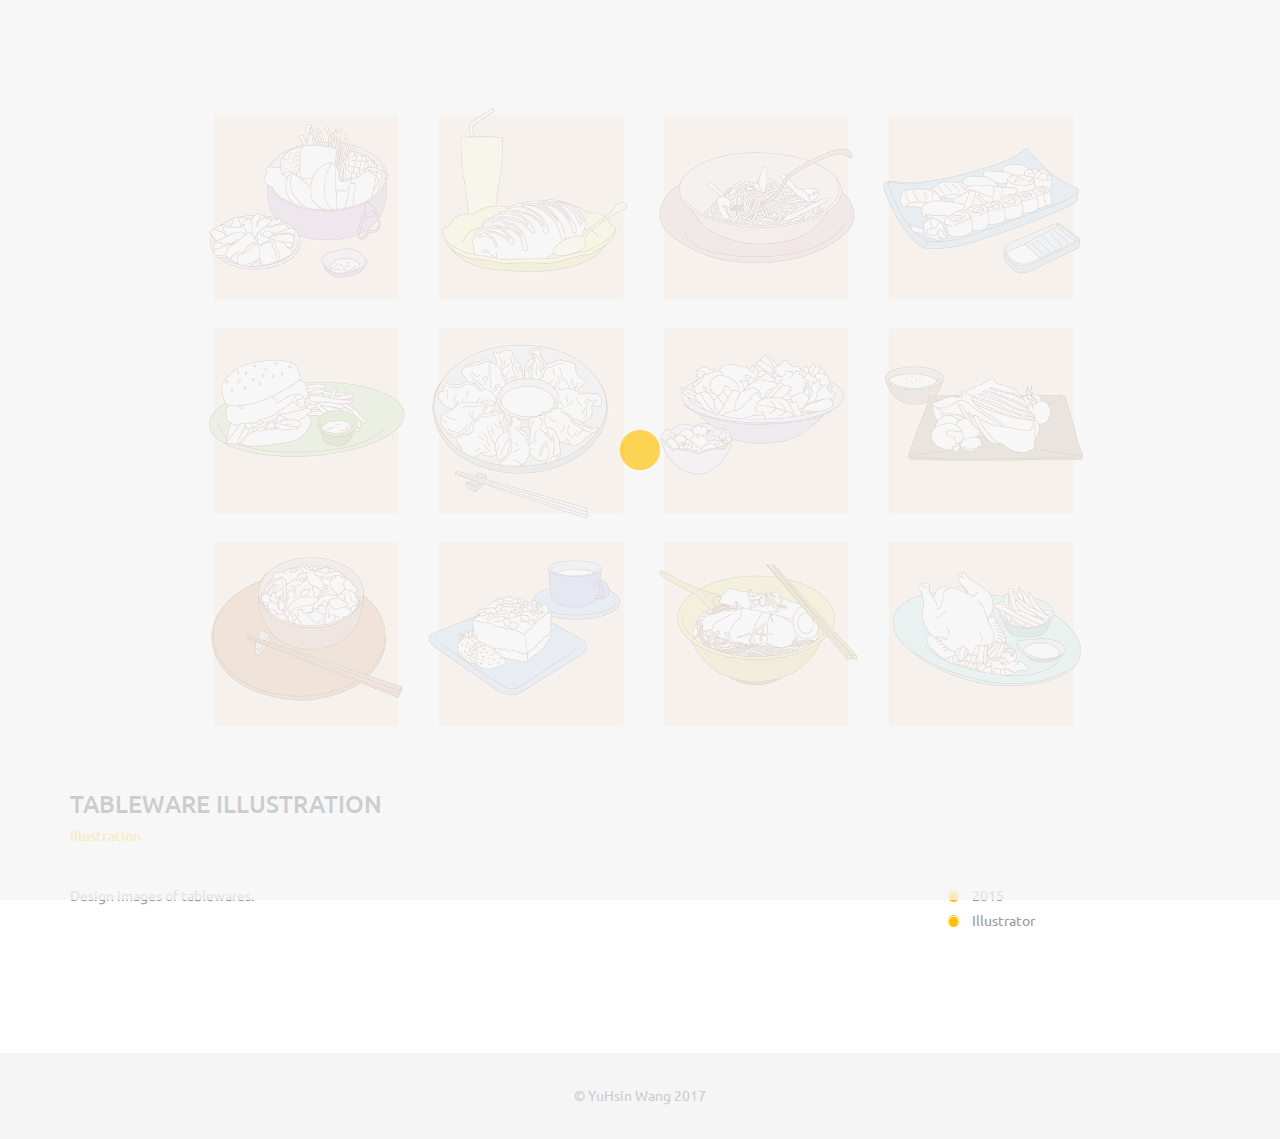
<file: illustration.html>
<!DOCTYPE html>
<html lang="en">

<head>
    <meta charset="utf-8">
    <meta http-equiv="X-UA-Compatible" content="IE=edge">
    <meta name="viewport" content="width=device-width, initial-scale=1">
    <!-- The above 3 meta tags *must* come first in the head; any other head content must come *after* these tags -->
    <title>Illustration</title>
    <link rel="icon" href="img/fav.png" type="image/x-icon">

    <!-- Bootstrap -->
    <link href="css/bootstrap.min.css" rel="stylesheet">
    <link href="ionicons/css/ionicons.min.css" rel="stylesheet">

    <!-- main css -->
    <link href="css/style.css" rel="stylesheet">


    <!-- modernizr -->
    <script src="js/modernizr.js"></script>

    <!-- HTML5 shim and Respond.js for IE8 support of HTML5 elements and media queries -->
    <!-- WARNING: Respond.js doesn't work if you view the page via file:// -->
    <!--[if lt IE 9]>
      <script src="https://oss.maxcdn.com/html5shiv/3.7.2/html5shiv.min.js"></script>
      <script src="https://oss.maxcdn.com/respond/1.4.2/respond.min.js"></script>
    <![endif]-->
</head>

<body>

    <!-- Preloader -->
    <div id="preloader">
        <div class="pre-container">
            <div class="spinner">
                <div class="double-bounce1"></div>
                <div class="double-bounce2"></div>
            </div>
        </div>
    </div>
    <!-- end Preloader -->

  
    
    
    <!-- main-container -->
    <div class="container main-container">
        <div class="col-md-12">
            <img src="img/tableware_3_1920.jpg" alt="" class="img-responsive" />
            <div class="h-30"></div>
        </div>

        <div class="col-md-12">
            <h3 class="text-uppercase">Tableware Illustration</h3>
            <h5>Illustration</h5>
            <div class="h-30"></div>
        </div>

        <div class="col-md-9">
            <p>Design images of tablewares.</p>
        </div>

        <div class="col-md-3">
            <ul class="cat-ul">
                <li><i class="ion-ios-circle-filled"></i> 2015</li>
                <li><i class="ion-ios-circle-filled"></i> Illustrator</li>
            </ul>
            <div class="h-10"></div>
            
        </div>
    </div>
    <!-- end main-container -->


    <!-- footer -->
    <footer>
        <div class="container-fluid">
            <p class="copyright">© YuHsin Wang 2017</p>
        </div>
    </footer>
    <!-- end footer -->
    
    <!-- back to top -->
    <a href="#0" class="cd-top"><i class="ion-android-arrow-up"></i></a>
    <!-- end back to top -->




    <!-- jQuery -->
    <script src="js/jquery-2.1.1.js"></script>
    <!--  plugins -->
    <script src="js/bootstrap.min.js"></script>
    <script src="js/menu.js"></script>
    <script src="js/animated-headline.js"></script>
    <script src="js/isotope.pkgd.min.js"></script>


    <!--  custom script -->
    <script src="js/custom.js"></script>

</body>

</html>
</file>
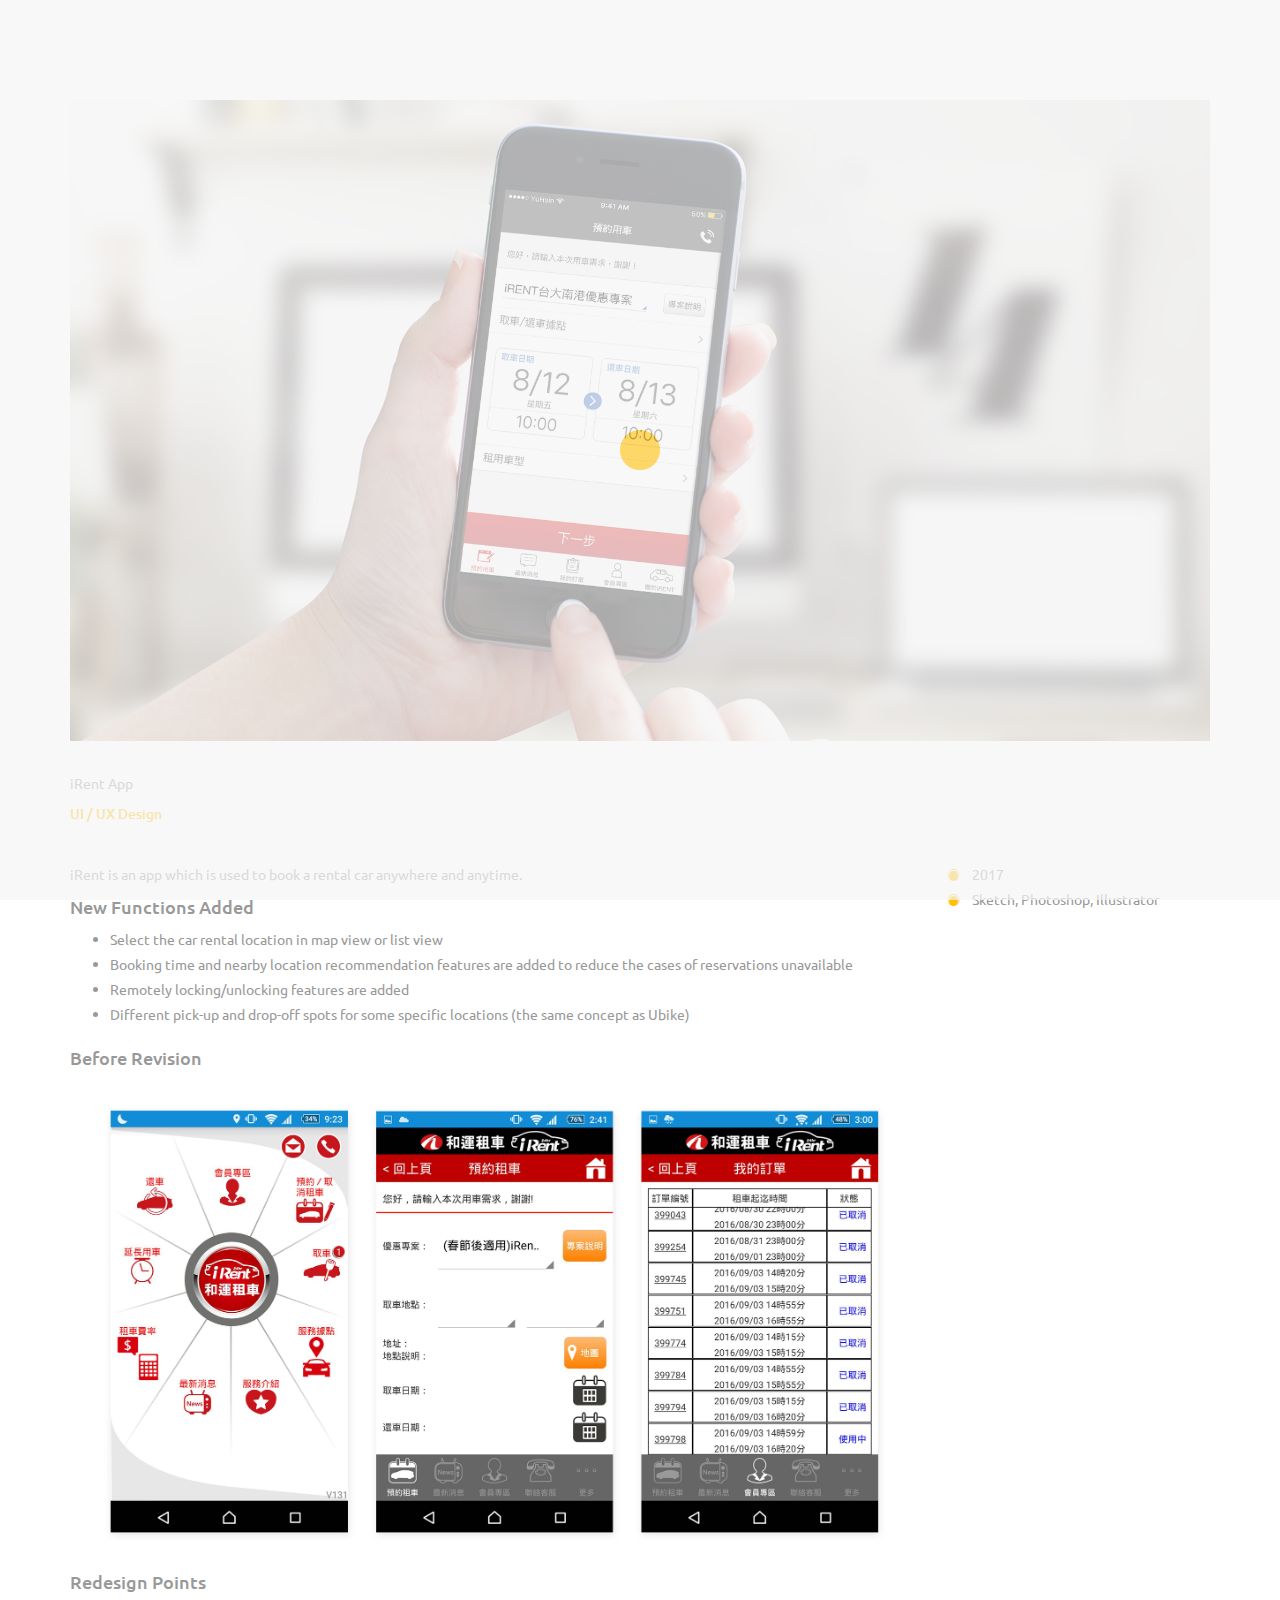
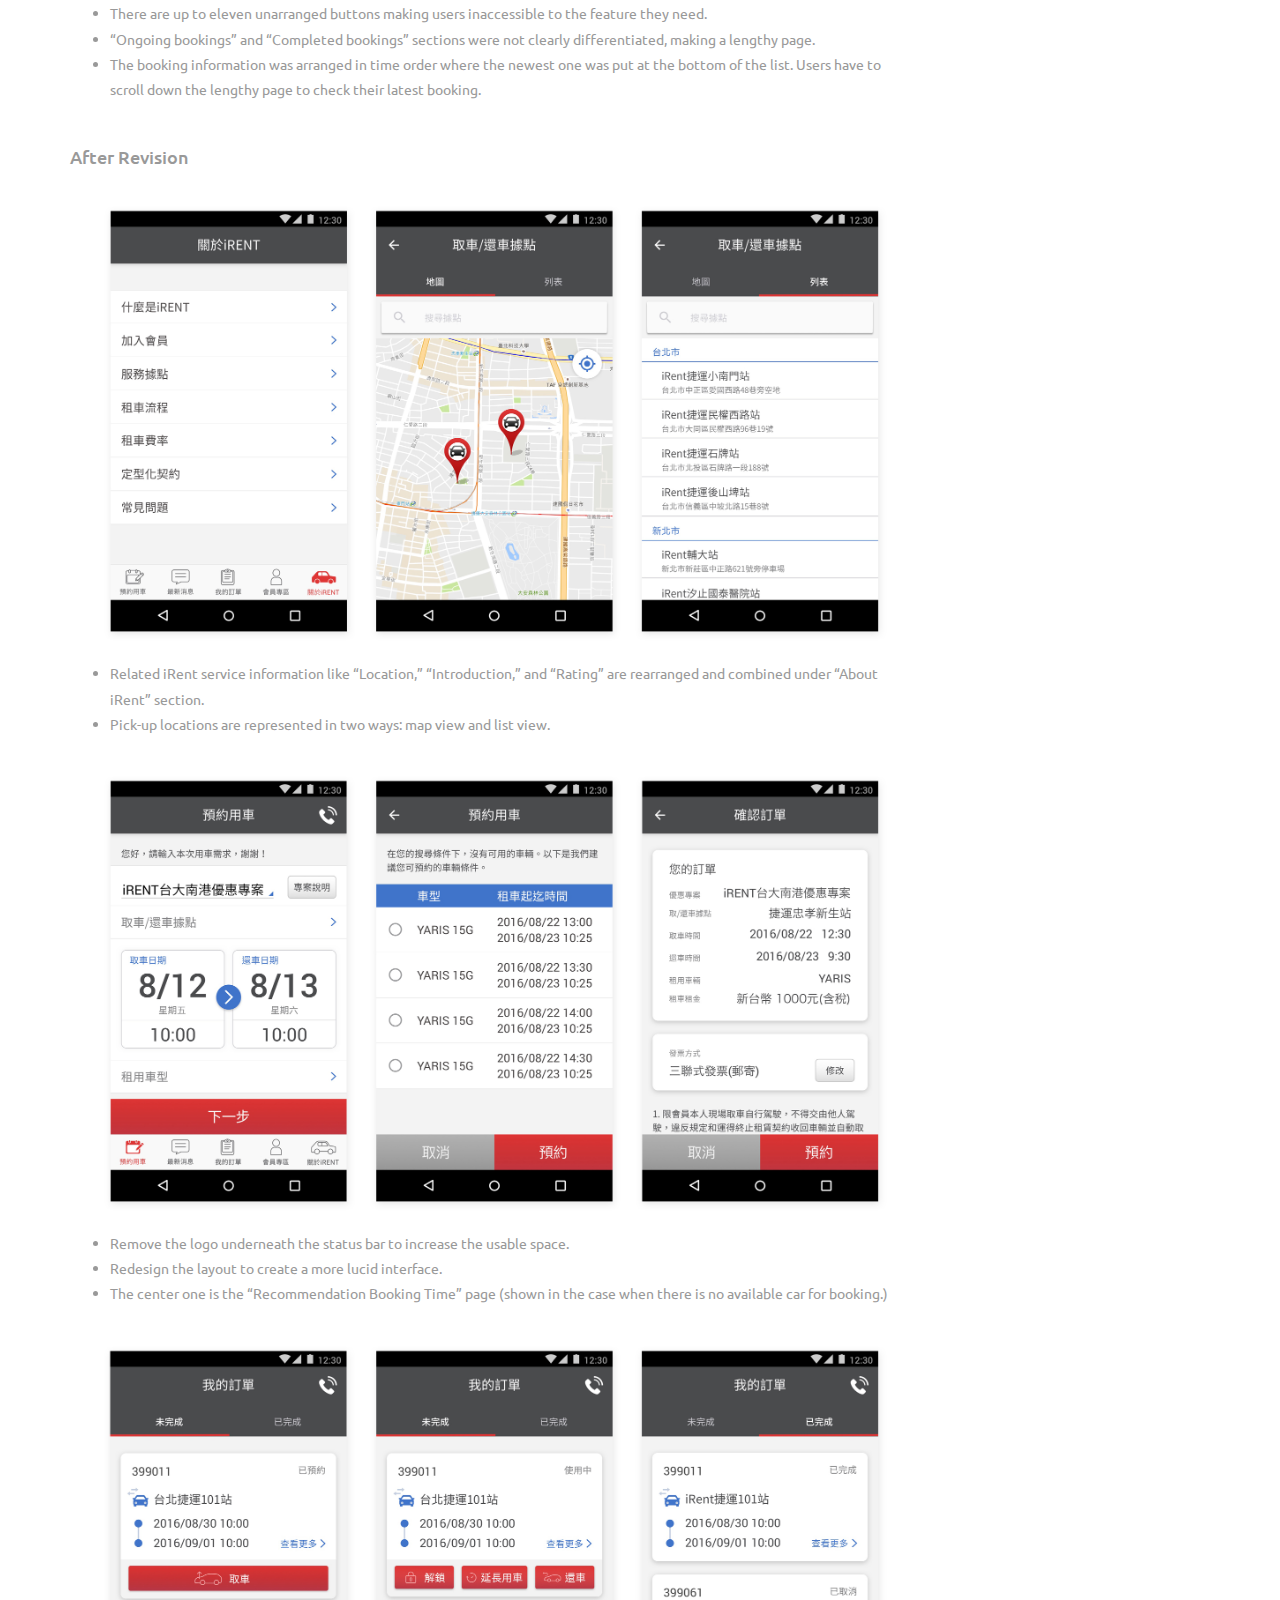
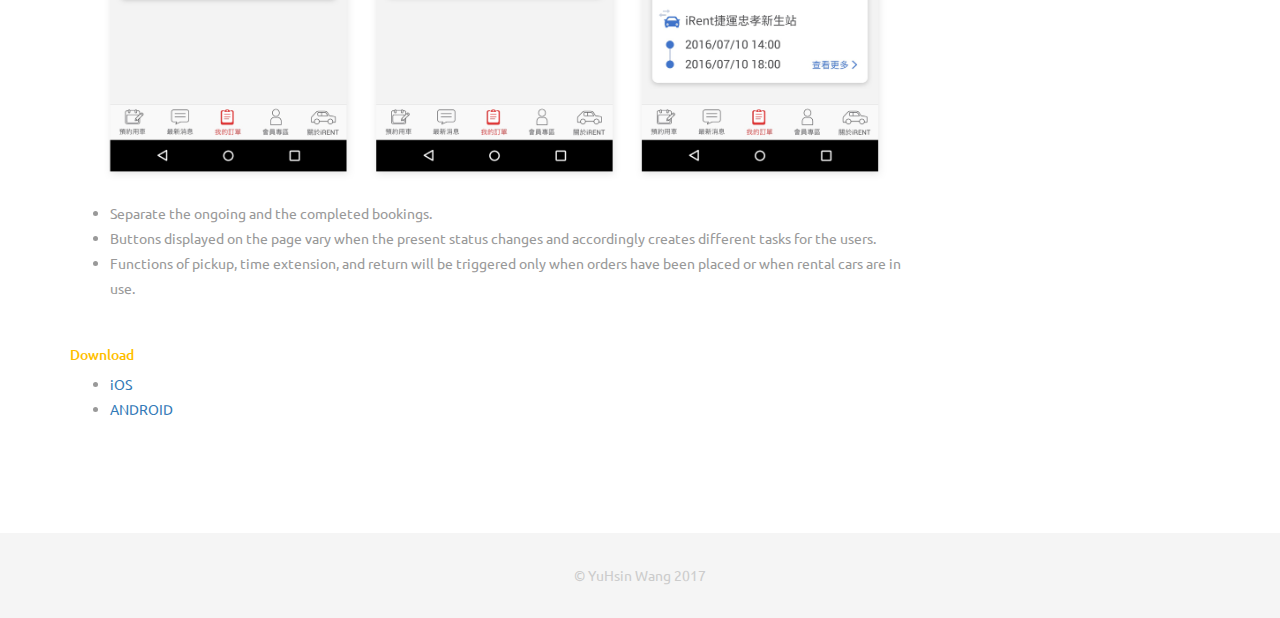
<file: irent.html>
<!DOCTYPE html>
<html lang="en">

<head>
    <meta charset="utf-8">
    <meta http-equiv="X-UA-Compatible" content="IE=edge">
    <meta name="viewport" content="width=device-width, initial-scale=1">
    <!-- The above 3 meta tags *must* come first in the head; any other head content must come *after* these tags -->
    <title>iRent App UI/UX Design</title>
    <link rel="icon" href="img/fav.png" type="image/x-icon">

    <!-- Bootstrap -->
    <link href="css/bootstrap.min.css" rel="stylesheet">
    <link href="ionicons/css/ionicons.min.css" rel="stylesheet">

    <!-- main css -->
    <link href="css/style.css" rel="stylesheet">


    <!-- modernizr -->
    <script src="js/modernizr.js"></script>

    <!-- HTML5 shim and Respond.js for IE8 support of HTML5 elements and media queries -->
    <!-- WARNING: Respond.js doesn't work if you view the page via file:// -->
    <!--[if lt IE 9]>
      <script src="https://oss.maxcdn.com/html5shiv/3.7.2/html5shiv.min.js"></script>
      <script src="https://oss.maxcdn.com/respond/1.4.2/respond.min.js"></script>
    <![endif]-->
</head>

<body>

    <!-- Preloader -->
    <div id="preloader">
        <div class="pre-container">
            <div class="spinner">
                <div class="double-bounce1"></div>
                <div class="double-bounce2"></div>
            </div>
        </div>
    </div>
    <!-- end Preloader -->

  
    
    
    <!-- main-container -->
    <div class="container main-container">
        <div class="col-md-12">
            <img src="img/irent_1920.jpg" alt="" class="img-responsive" />
            <div class="h-30"></div>
        </div>

        <div class="col-md-12">iRent App</h3>
            <h5>UI / UX Design</h5>
            <div class="h-30"></div>
        </div>

        <div class="col-md-9">
            <p>iRent is an app which is used to book a rental car anywhere and anytime. </p>
            <h4>New Functions Added</h4>
            <ul>
              <li>Select the car rental location in map view or list view</li>
              <li>Booking time and nearby location recommendation features are added to reduce the cases of reservations unavailable</li>
              <li>Remotely locking/unlocking features are added</li>
              <li>Different pick-up and drop-off spots for some specific locations (the same concept as Ubike)</li>
            </ul>
        </div>

        <div class="col-md-3">
            <ul class="cat-ul">
                <li><i class="ion-ios-circle-filled"></i> 2017</li>
                <li><i class="ion-ios-circle-filled"></i> Sketch, Photoshop, Illustrator</li>
            </ul>
            <div class="h-10"></div>
            
        </div>
        <div class="col-md-9">
            <h4>Before Revision</h4>
            <img src="img/irent_a.jpg" alt="" class="img-responsive"/>
            <h4>Redesign Points</h4>
            <ul>
              <li>There are up to eleven unarranged buttons making users inaccessible to the feature they need.</li>
              <li>“Ongoing bookings” and “Completed bookings” sections were not clearly differentiated, making a lengthy page.</li>
              <li>The booking information was arranged in time order where the newest one was put at the bottom of the list. Users have to scroll down the lengthy page to check their latest booking.</li>
            </ul>
            <br>
            <h4>After Revision</h4>
            <img src="img/irent_b.jpg" alt="" class="img-responsive"/>
            <ul>
              <li>Related iRent service information like “Location,” “Introduction,” and “Rating” are rearranged and combined under “About iRent” section. </li>
              <li>Pick-up locations are represented in two ways: map view and list view.</li>
            </ul>
            <img src="img/irent_c.jpg" alt="" class="img-responsive"/>
            <ul>
              <li>Remove the logo underneath the status bar to increase the usable space.</li>
              <li>Redesign the layout to create a more lucid interface.</li>
              <li>The center one is the “Recommendation Booking Time” page (shown in the case when there is no available car for booking.) </li>
            </ul>
            <img src="img/irent_d.jpg" alt="" class="img-responsive"/>
            <ul>
              <li>Separate the ongoing and the completed bookings.</li>
              <li>Buttons displayed on the page vary when the present status changes and accordingly creates different tasks for the users. </li>
              <li>Functions of pickup, time extension, and return will be triggered only when orders have been placed or when rental cars are in use.</li>
            </ul>
            <br>
            <h5>Download</h5>
            <ul>
            	<li><a href="https://itunes.apple.com/tw/app/irent-zi-zhu-zu-che/id860552248?l=zh" target="_blank">iOS</a></li>
            	<li><a href="https://play.google.com/store/apps/details?id=com.cht.easyrent.irent&hl=zh-TW%E2%80%A8" target="_blank">ANDROID</a></li>
            </ul>
        </div>
    </div>
    <!-- end main-container -->


    <!-- footer -->
    <footer>
        <div class="container-fluid">
            <p class="copyright">© YuHsin Wang 2017</p>
        </div>
    </footer>
    <!-- end footer -->
    
    <!-- back to top -->
    <a href="#0" class="cd-top"><i class="ion-android-arrow-up"></i></a>
    <!-- end back to top -->




    <!-- jQuery -->
    <script src="js/jquery-2.1.1.js"></script>
    <!--  plugins -->
    <script src="js/bootstrap.min.js"></script>
    <script src="js/menu.js"></script>
    <script src="js/animated-headline.js"></script>
    <script src="js/isotope.pkgd.min.js"></script>


    <!--  custom script -->
    <script src="js/custom.js"></script>

</body>

</html>
</file>
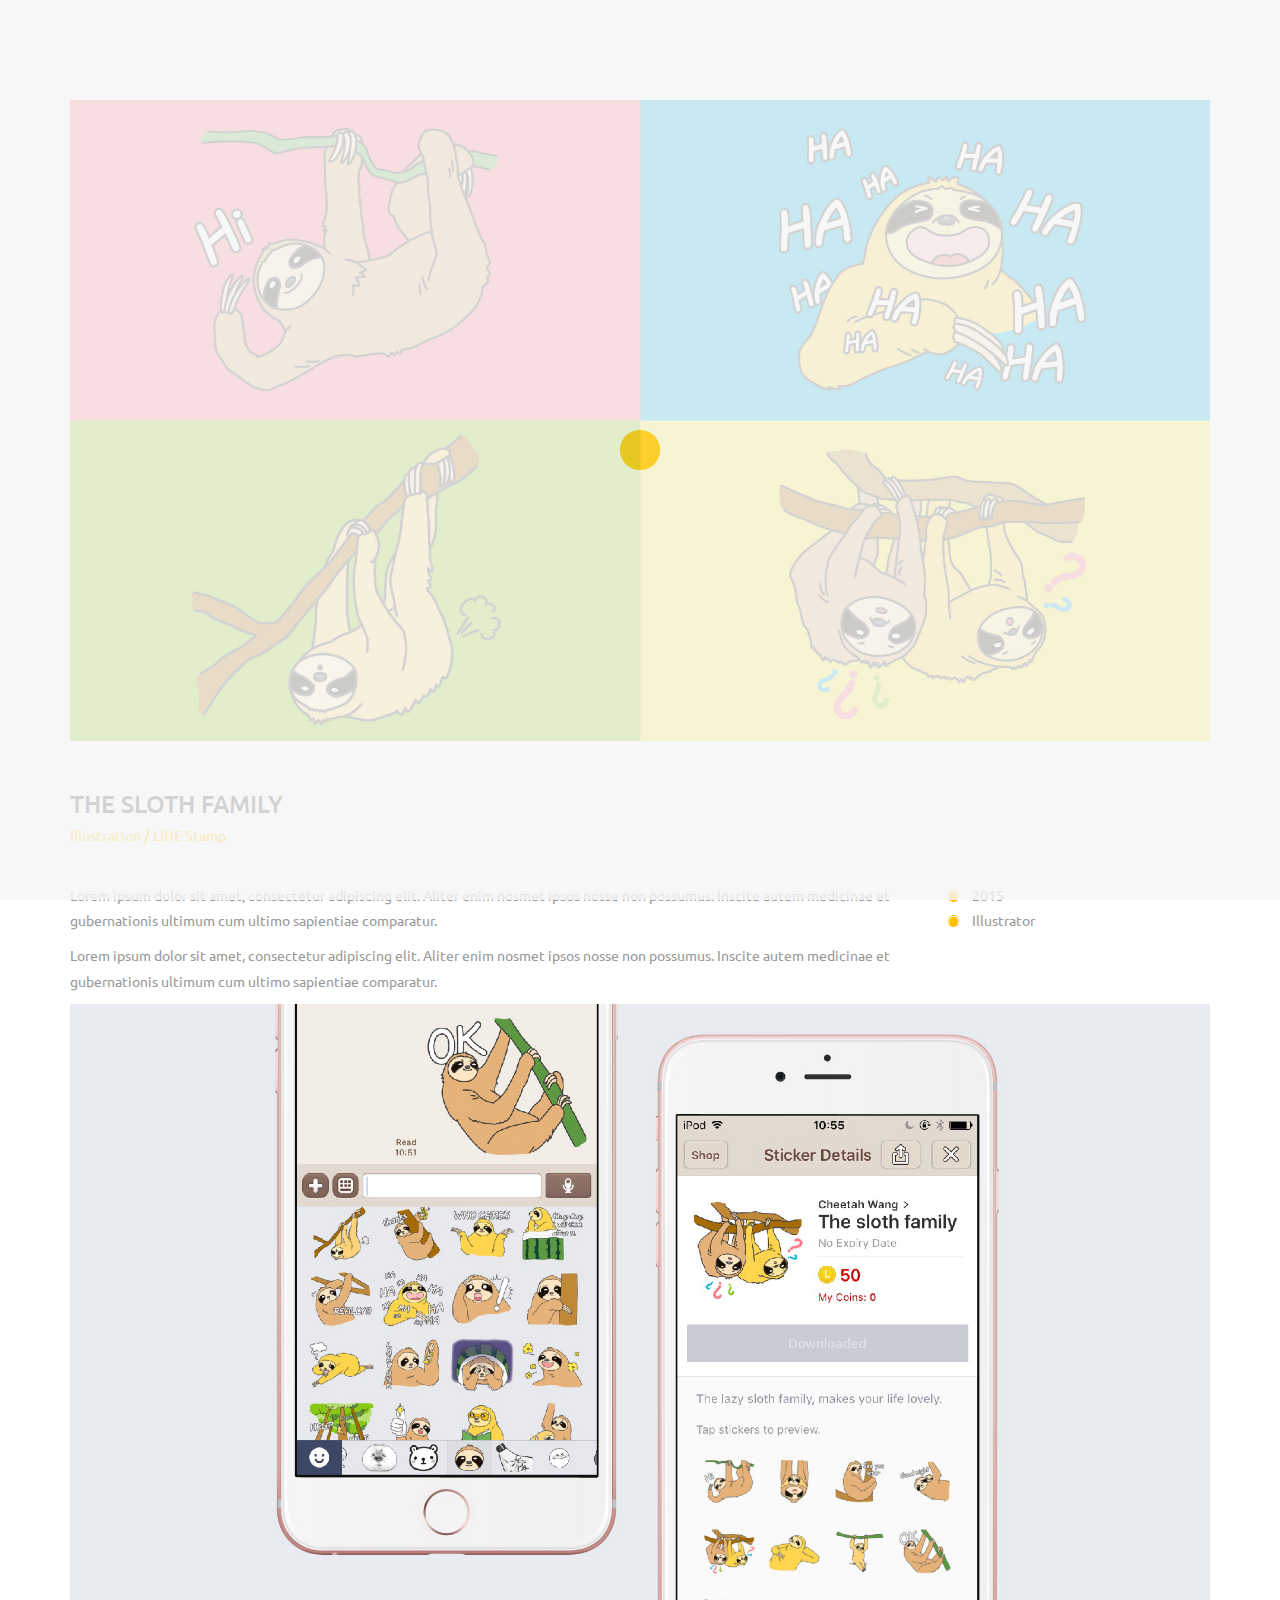
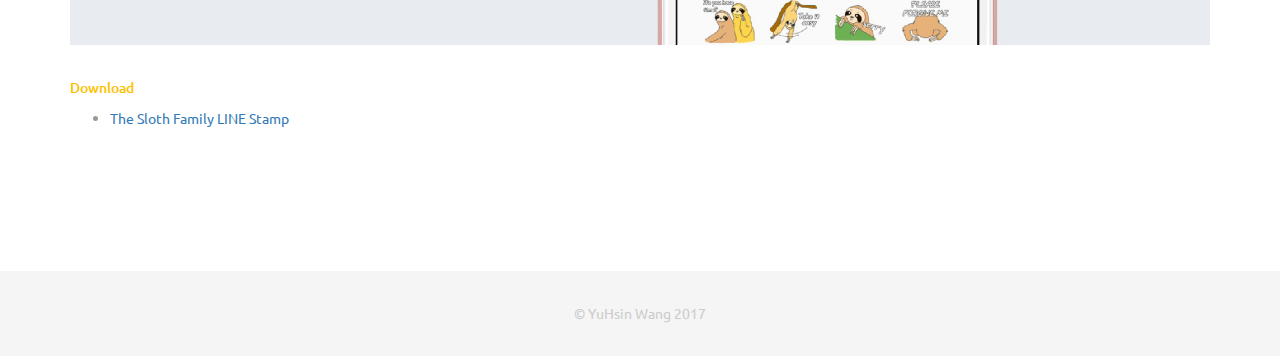
<file: line_stamp.html>
<!DOCTYPE html>
<html lang="en">

<head>
    <meta charset="utf-8">
    <meta http-equiv="X-UA-Compatible" content="IE=edge">
    <meta name="viewport" content="width=device-width, initial-scale=1">
    <!-- The above 3 meta tags *must* come first in the head; any other head content must come *after* these tags -->
    <title>The Sloth Family LINE Stamp Design</title>
    <link rel="icon" href="img/fav.png" type="image/x-icon">

    <!-- Bootstrap -->
    <link href="css/bootstrap.min.css" rel="stylesheet">
    <link href="ionicons/css/ionicons.min.css" rel="stylesheet">

    <!-- main css -->
    <link href="css/style.css" rel="stylesheet">


    <!-- modernizr -->
    <script src="js/modernizr.js"></script>

    <!-- HTML5 shim and Respond.js for IE8 support of HTML5 elements and media queries -->
    <!-- WARNING: Respond.js doesn't work if you view the page via file:// -->
    <!--[if lt IE 9]>
      <script src="https://oss.maxcdn.com/html5shiv/3.7.2/html5shiv.min.js"></script>
      <script src="https://oss.maxcdn.com/respond/1.4.2/respond.min.js"></script>
    <![endif]-->
</head>

<body>

    <!-- Preloader -->
    <div id="preloader">
        <div class="pre-container">
            <div class="spinner">
                <div class="double-bounce1"></div>
                <div class="double-bounce2"></div>
            </div>
        </div>
    </div>
    <!-- end Preloader -->

  
    
    
    <!-- main-container -->
    <div class="container main-container">
        <div class="col-md-12">
            <img src="img/sloth_1920.jpg" alt="" class="img-responsive" />
            <div class="h-30"></div>
        </div>

        <div class="col-md-12">
            <h3 class="text-uppercase">The Sloth Family</h3>
            <h5>Illustration / LINE Stamp</h5>
            <div class="h-30"></div>
        </div>

        <div class="col-md-9">
            <p>Lorem ipsum dolor sit amet, consectetur adipiscing elit. Aliter enim nosmet ipsos nosse non possumus. Inscite autem medicinae et gubernationis ultimum cum ultimo sapientiae comparatur.</p>

            <p>Lorem ipsum dolor sit amet, consectetur adipiscing elit. Aliter enim nosmet ipsos nosse non possumus. Inscite autem medicinae et gubernationis ultimum cum ultimo sapientiae comparatur.</p>
        </div>

        <div class="col-md-3">
            <ul class="cat-ul">
                <li><i class="ion-ios-circle-filled"></i> 2015</li>
                <li><i class="ion-ios-circle-filled"></i> Illustrator</li>
            </ul>
            <div class="h-10"></div>
            
        </div>
        <br>
        <div class="col-md-12">
            <img src="img/sloth_a.jpg" alt="" class="img-responsive" />
            <br>
            <h5>Download</h5>
            <ul>
                <li><a href="https://store.line.me/stickershop/product/1141915/zh-Hant" target="_blank">The Sloth Family LINE Stamp</a></li>
            </ul>
            <div class="h-30"></div>
        </div>
    </div>
    <!-- end main-container -->


    <!-- footer -->
    <footer>
        <div class="container-fluid">
            <p class="copyright">© YuHsin Wang 2017</p>
        </div>
    </footer>
    <!-- end footer -->
    
    <!-- back to top -->
    <a href="#0" class="cd-top"><i class="ion-android-arrow-up"></i></a>
    <!-- end back to top -->




    <!-- jQuery -->
    <script src="js/jquery-2.1.1.js"></script>
    <!--  plugins -->
    <script src="js/bootstrap.min.js"></script>
    <script src="js/menu.js"></script>
    <script src="js/animated-headline.js"></script>
    <script src="js/isotope.pkgd.min.js"></script>


    <!--  custom script -->
    <script src="js/custom.js"></script>

</body>

</html>
</file>
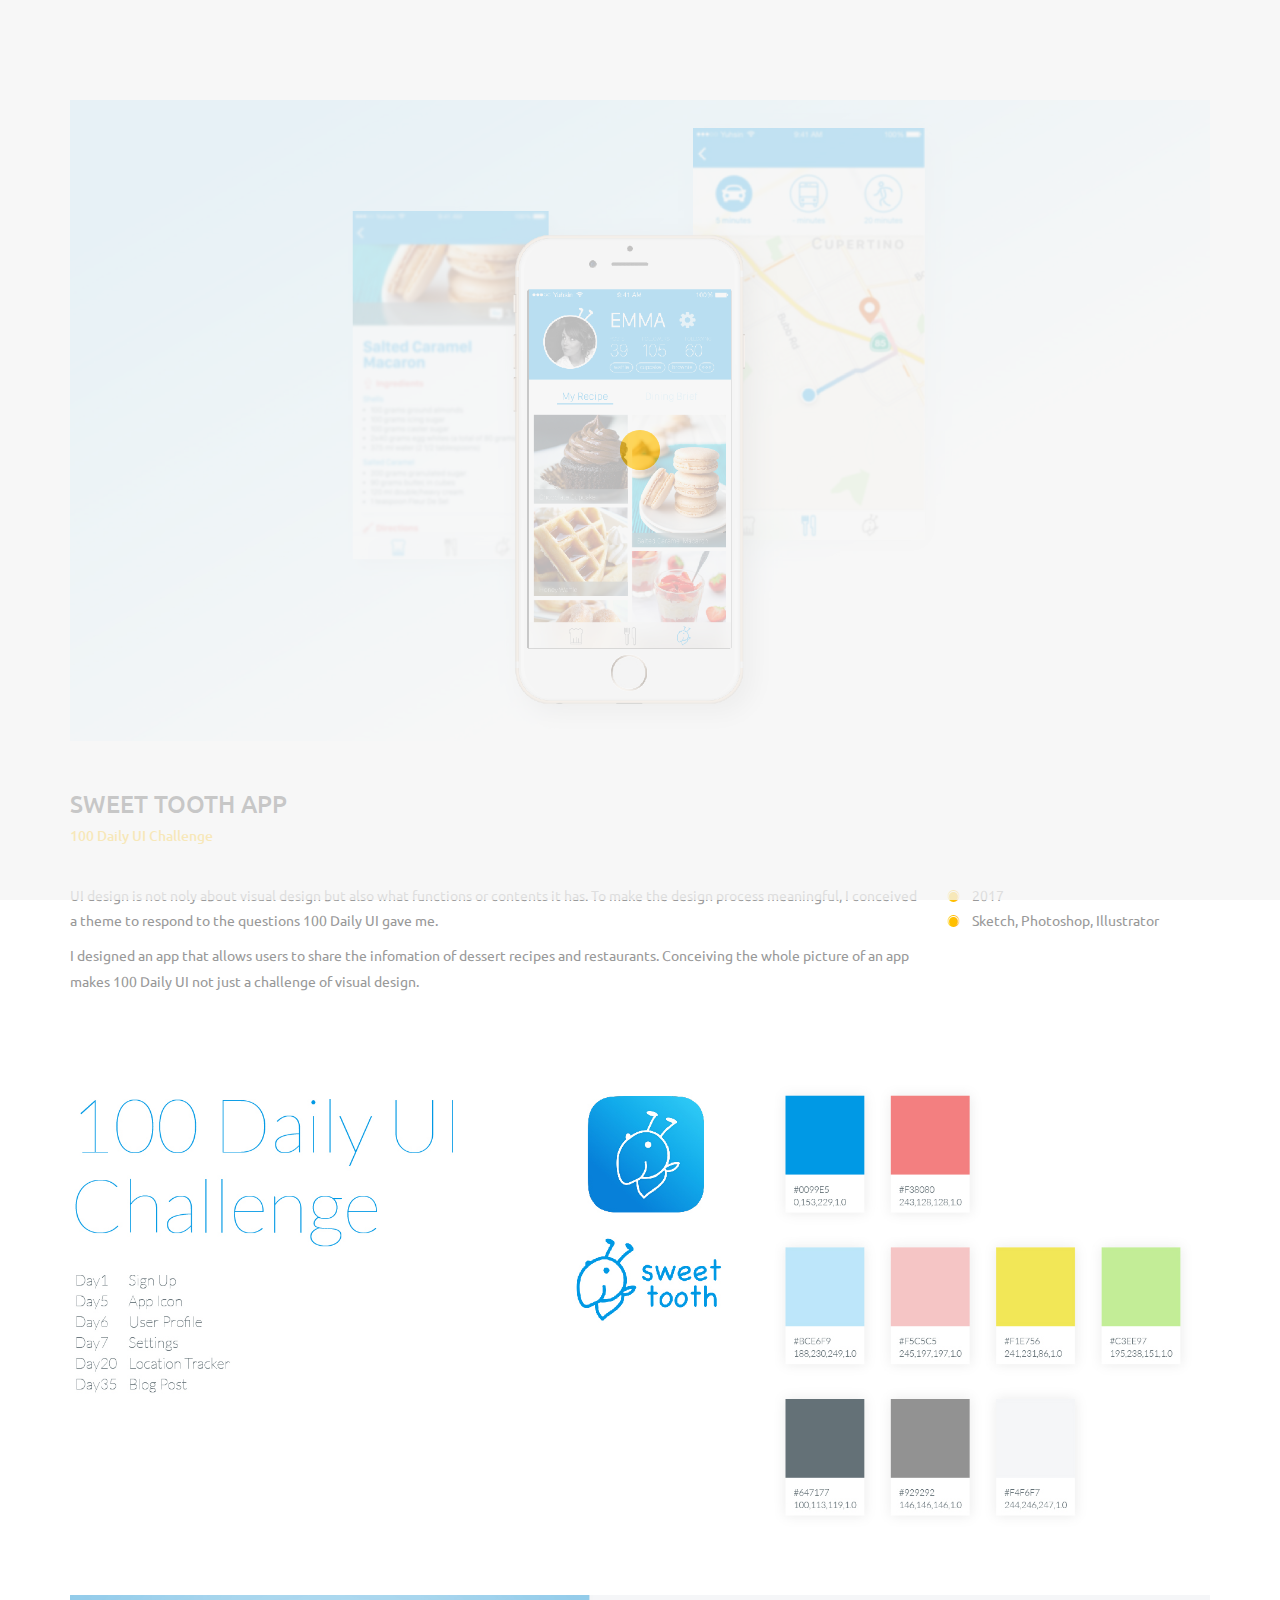
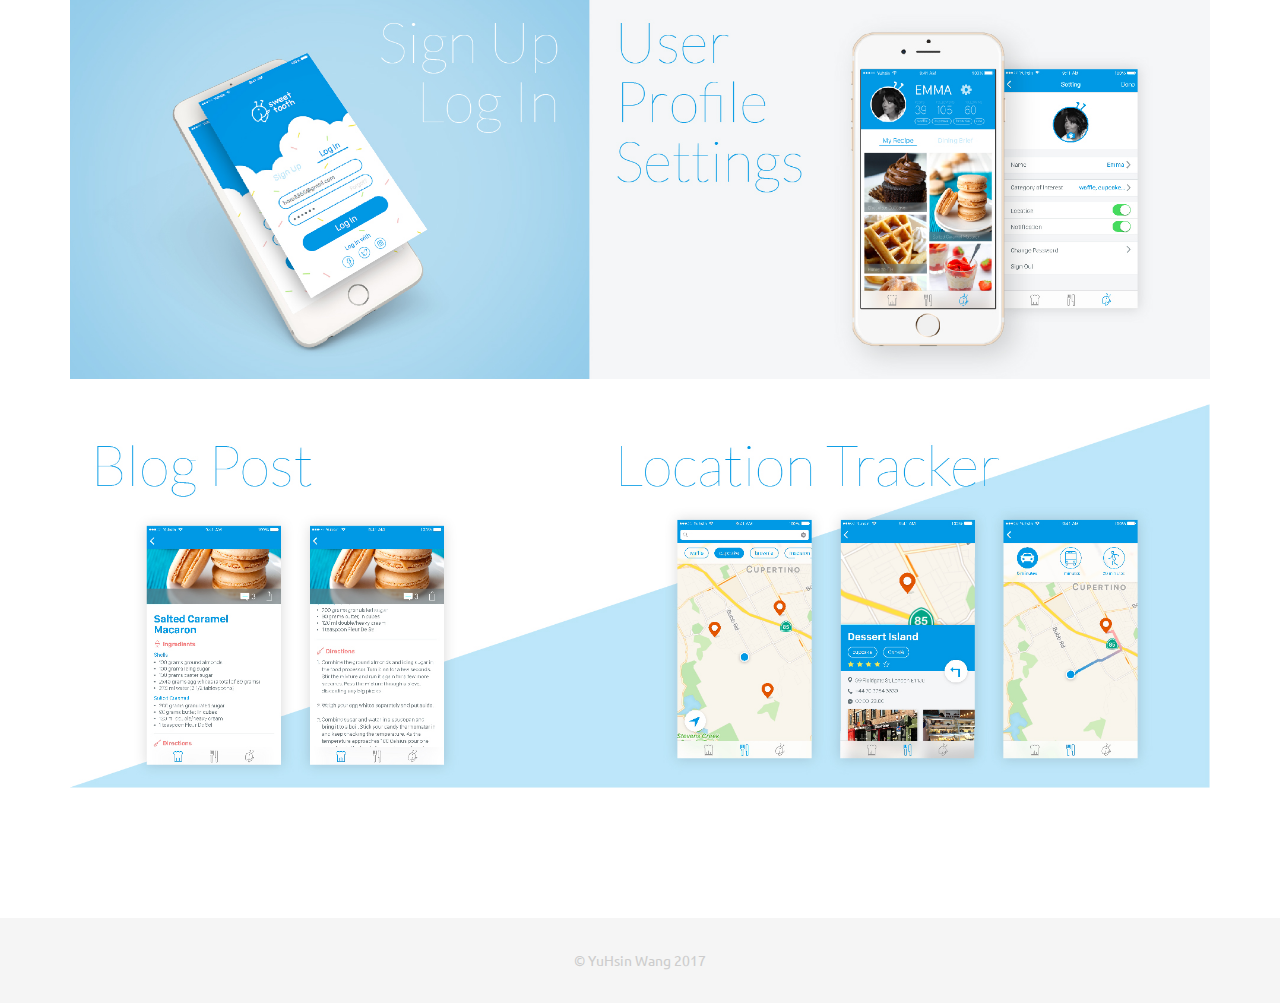
<file: sweettooth.html>
<!DOCTYPE html>
<html lang="en">

<head>
    <meta charset="utf-8">
    <meta http-equiv="X-UA-Compatible" content="IE=edge">
    <meta name="viewport" content="width=device-width, initial-scale=1">
    <!-- The above 3 meta tags *must* come first in the head; any other head content must come *after* these tags -->
    <title>Sweet Tooth UI Design</title>
    <link rel="icon" href="img/fav.png" type="image/x-icon">

    <!-- Bootstrap -->
    <link href="css/bootstrap.min.css" rel="stylesheet">
    <link href="ionicons/css/ionicons.min.css" rel="stylesheet">

    <!-- main css -->
    <link href="css/style.css" rel="stylesheet">


    <!-- modernizr -->
    <script src="js/modernizr.js"></script>

    <!-- HTML5 shim and Respond.js for IE8 support of HTML5 elements and media queries -->
    <!-- WARNING: Respond.js doesn't work if you view the page via file:// -->
    <!--[if lt IE 9]>
      <script src="https://oss.maxcdn.com/html5shiv/3.7.2/html5shiv.min.js"></script>
      <script src="https://oss.maxcdn.com/respond/1.4.2/respond.min.js"></script>
    <![endif]-->
</head>

<body>

    <!-- Preloader -->
    <div id="preloader">
        <div class="pre-container">
            <div class="spinner">
                <div class="double-bounce1"></div>
                <div class="double-bounce2"></div>
            </div>
        </div>
    </div>
    <!-- end Preloader -->

  
    
    
    <!-- main-container -->
    <div class="container main-container">
        <div class="col-md-12">
            <img src="img/sweettooth_1920.jpg" alt="" class="img-responsive" />
            <div class="h-30"></div>
        </div>

        <div class="col-md-12">
            <h3 class="text-uppercase">Sweet tooth App</h3>
            <h5>100 Daily UI Challenge</h5>
            <div class="h-30"></div>
        </div>

        <div class="col-md-9">
            <p>UI design is not noly about visual design but also what functions or contents it has.
To make the design process meaningful, I conceived a theme to respond to the questions 100 Daily UI gave me.
</p>

            <p>I designed an app that allows users to share the infomation of dessert recipes and restaurants.
Conceiving the whole picture of an app makes 100 Daily UI not just a challenge of visual design.</p>
        </div>
        <div class="col-md-3">
            <ul class="cat-ul">
                <li><i class="ion-ios-circle-filled"></i> 2017</li>
                <li><i class="ion-ios-circle-filled"></i> Sketch, Photoshop, Illustrator</li>
            </ul>
            <div class="h-10"></div>
            
        </div>
        <br>
        <div class="col-md-12">
            <img src="img/sweettooth_a.jpg" alt="" class="img-responsive" />
            <br>
            <br>
            <img src="img/sweettooth_b.jpg" alt="" class="img-responsive" />
            <br>
            <img src="img/sweettooth_c.jpg" alt="" class="img-responsive" />
            <div class="h-30"></div>
        </div>
    </div>
    <!-- end main-container -->


    <!-- footer -->
    <footer>
        <div class="container-fluid">
            <p class="copyright">© YuHsin Wang 2017</p>
        </div>
    </footer>
    <!-- end footer -->
    
    <!-- back to top -->
    <a href="#0" class="cd-top"><i class="ion-android-arrow-up"></i></a>
    <!-- end back to top -->




    <!-- jQuery -->
    <script src="js/jquery-2.1.1.js"></script>
    <!--  plugins -->
    <script src="js/bootstrap.min.js"></script>
    <script src="js/menu.js"></script>
    <script src="js/animated-headline.js"></script>
    <script src="js/isotope.pkgd.min.js"></script>


    <!--  custom script -->
    <script src="js/custom.js"></script>

</body>

</html>
</file>
<file: css/style.css>
/* Table of Content
==================================================
	- Google fonts & font family -
	- General -
    - typography -
    - Preloader -
	- Header -
    - box intro section -
    - Portfoilo section -
    - Footer -
    - About page -
    - Services page -
    - contact page -
    - Portfolio single page -
    - Responsive media queries -
*/


/* Google fonts & font family
==================================================*/

@import url(https://fonts.googleapis.com/css?family=Ubuntu);

/* General
==================================================*/

html,
body {
    height: 100%;
    font-family: 'Ubuntu', sans-serif;
    line-height: 1.8;
    color: #999
}

.no-padding {
    padding-left: 0;
    padding-right: 0;
}

.no-padding [class^="col-"] {
    padding-left: 0;
    padding-right: 0;
}

.main-container {
    padding: 100px 0;
}

.center {
    text-align: center;
}

a {
    -webkit-transition: all .3s;
    transition: all .3s
}

.uppercase {
    text-transform: uppercase;
}

.h-30 {
    height: 30px
}

.h-10 {
    height: 10px
}

.color {
    color: #ffbf00;
    font-size: 11px;
}


/* typography
==================================================*/

h1 {
    color: #393939;
    font-size: 60px;
    text-transform: uppercase;
}

h3 {
    color: #393939;
}

h5 {
    color: #ffbf00;
}


/* preloader
==================================================*/

#preloader {
    position: fixed;
    top: 0;
    left: 0;
    right: 0;
    bottom: 0;
    background-color: #f5f5f5;
    /* change if the mask should be a color other than white */
    z-index: 1000;
    /* makes sure it stays on top */
}

.pre-container {
    position: absolute;
    left: 50%;
    top: 50%;
    bottom: auto;
    right: auto;
    -webkit-transform: translateX(-50%) translateY(-50%);
    transform: translateX(-50%) translateY(-50%);
    text-align: center;
}

.spinner {
    width: 40px;
    height: 40px;
    position: relative;
    margin: 100px auto;
}

.double-bounce1,
.double-bounce2 {
    width: 100%;
    height: 100%;
    border-radius: 50%;
    background-color: #ffbf00;
    opacity: 0.6;
    position: absolute;
    top: 0;
    left: 0;
    -webkit-animation: bounce 2.0s infinite ease-in-out;
    animation: bounce 2.0s infinite ease-in-out;
}

.double-bounce2 {
    -webkit-animation-delay: -1.0s;
    animation-delay: -1.0s;
}

@-webkit-keyframes bounce {
    0%,
    100% {
        -webkit-transform: scale(0.0)
    }
    50% {
        -webkit-transform: scale(1.0)
    }
}

@keyframes bounce {
    0%,
    100% {
        transform: scale(0.0);
        -webkit-transform: scale(0.0);
    }
    50% {
        transform: scale(1.0);
        -webkit-transform: scale(1.0);
    }
}


/* headr
==================================================*/

.box-header {
    position: absolute;
    top: 0;
    left: 0;
    background: rgba(255, 255, 255, 0.95);
    height: 50px;
    width: 100%;
    z-index: 3;
    box-shadow: 0 1px 2px rgba(0, 0, 0, 0.3);
    -webkit-font-smoothing: antialiased;
    -moz-osx-font-smoothing: grayscale;
}

.box-header {
    height: 80px;
    background: transparent;
    box-shadow: none;
}

.box-header {
    -webkit-transition: background-color 0.3s;
    transition: background-color 0.3s;
    -webkit-transform: translate3d(0, 0, 0);
    transform: translate3d(0, 0, 0);
    -webkit-backface-visibility: hidden;
    backface-visibility: hidden;
}

.box-header.is-fixed {
    position: fixed;
    top: -80px;
    background-color: rgba(255, 255, 255, 0.96);
    -webkit-transition: -webkit-transform 0.3s;
    transition: -webkit-transform 0.3s;
    transition: transform 0.3s;
    transition: transform 0.3s, -webkit-transform 0.3s;
}

.box-header.is-visible {
    -webkit-transform: translate3d(0, 100%, 0);
    transform: translate3d(0, 100%, 0);
}

.box-header.menu-is-open {
    background-color: rgba(255, 255, 255, 0.96);
}

.box-logo {
    display: block;
    padding: 20px;
}

.box-primary-nav-trigger {
    position: absolute;
    right: 0;
    top: 0;
    height: 100%;
    width: 50px;
    background-color: #fff;
}

.box-primary-nav-trigger .box-menu-text {
    color: #393939;
    text-transform: uppercase;
    font-weight: 700;
    display: none;
}

.box-primary-nav-trigger .box-menu-icon {
    display: inline-block;
    position: absolute;
    left: 50%;
    top: 50%;
    bottom: auto;
    right: auto;
    -webkit-transform: translateX(-50%) translateY(-50%);
    transform: translateX(-50%) translateY(-50%);
    width: 18px;
    height: 2px;
    background-color: #393939;
    -webkit-transition: background-color 0.3s;
    transition: background-color 0.3s;
    list-style: none;
}

.box-primary-nav-trigger .box-menu-icon::before,
.box-primary-nav-trigger .box-menu-icon:after {
    content: '';
    width: 100%;
    height: 100%;
    position: absolute;
    background-color: #393939;
    right: 0;
    -webkit-transition: -webkit-transform .3s, top .3s, background-color 0s;
    -webkit-transition: top .3s, background-color 0s, -webkit-transform .3s;
    transition: top .3s, background-color 0s, -webkit-transform .3s;
    transition: transform .3s, top .3s, background-color 0s;
    transition: transform .3s, top .3s, background-color 0s, -webkit-transform .3s;
}

.box-primary-nav-trigger .box-menu-icon::before {
    top: -5px;
}

.box-primary-nav-trigger .box-menu-icon::after {
    top: 5px;
}

.box-primary-nav-trigger .box-menu-icon.is-clicked {
    background-color: rgba(255, 255, 255, 0);
}

.box-primary-nav-trigger .box-menu-icon.is-clicked::before,
.box-primary-nav-trigger .box-menu-icon.is-clicked::after {
    background-color: 393939;
}

.box-primary-nav-trigger .box-menu-icon.is-clicked::before {
    top: 0;
    -webkit-transform: rotate(135deg);
    transform: rotate(135deg);
}

.box-primary-nav-trigger .box-menu-icon.is-clicked::after {
    top: 0;
    -webkit-transform: rotate(225deg);
    transform: rotate(225deg);
}

.box-primary-nav-trigger {
    width: 100px;
    padding-left: 1em;
    background-color: transparent;
    height: 30px;
    line-height: 30px;
    right: 10px;
    top: 50%;
    bottom: auto;
    -webkit-transform: translateY(-50%);
    transform: translateY(-50%);
}

.box-primary-nav-trigger .box-menu-text {
    display: inline-block;
}

.box-primary-nav-trigger .box-menu-icon {
    left: auto;
    right: 1em;
    -webkit-transform: translateX(0) translateY(-50%);
    transform: translateX(0) translateY(-50%);
}

.box-primary-nav {
    position: fixed;
    left: 0;
    top: 0;
    height: 100%;
    width: 100%;
    background: rgba(0, 0, 0, 0.96);
    z-index: 2;
    text-align: center;
    padding: 50px 0;
    -webkit-backface-visibility: hidden;
    backface-visibility: hidden;
    overflow: auto;
    -webkit-overflow-scrolling: touch;
    -webkit-transform: translateY(-100%);
    transform: translateY(-100%);
    -webkit-transition-property: -webkit-transform;
    transition-property: -webkit-transform;
    transition-property: transform;
    transition-property: transform, -webkit-transform;
    -webkit-transition-duration: 0.4s;
    transition-duration: 0.4s;
    list-style: none;
}

.box-primary-nav li {
    font-size: 22px;
    font-size: 1.375rem;
    font-weight: 300;
    -webkit-font-smoothing: antialiased;
    -moz-osx-font-smoothing: grayscale;
    margin: .2em 0;
    text-transform: capitalize;
}

.box-primary-nav a {
    display: inline-block;
    padding: .4em 1em;
    border-radius: 0.25em;
    -webkit-transition: all 0.2s;
    transition: all 0.2s;
    color: #fff;
    text-decoration: none;
    font-weight: bold;
}
.box-primary-nav a:focus {
    outline: none;
}

.no-touch .box-primary-nav a:hover {
    text-decoration: none;
    color: #ddd;
}

.box-primary-nav .box-label {
    color: #ffbf00;
    text-transform: uppercase;
    font-weight: 700;
    font-size: 17px;
    margin: 2.4em 0 .8em;
}

.box-primary-nav .box-social {
    display: inline-block;
    margin: 10px .4em;
}

.box-primary-nav .box-social a {
    width: 30px;
    height: 30px;
    padding: 0;
    font-size: 30px
}

.box-primary-nav.is-visible {
    -webkit-transform: translateY(0);
    transform: translateY(0);
}

.box-primary-nav {
    padding: 150px 0 0;
}

.box-primary-nav li {
    font-size: 18px;
}


/* box-intro
==================================================*/

.box-intro {
    text-align: center;
    display: table;
    height: 100vh;
    width: 100%;
}

.box-intro .table-cell {
    display: table-cell;
    vertical-align: middle;
}

.box-intro em {
    font-style: normal;
    text-transform: uppercase
}

b i:last-child {
    color: #ffbf00 !important;
}

.box-intro h5 {
    letter-spacing: 4px;
    text-transform: uppercase;
    color: #999;
    line-height: 1.7
}


/* mouse effect */

.mouse {
    position: absolute;
    width: 22px;
    height: 42px;
    bottom: 40px;
    left: 50%;
    margin-left: -12px;
    border-radius: 15px;
    border: 2px solid #888;
    -webkit-animation: intro 1s;
    animation: intro 1s;
}

.scroll {
    display: block;
    width: 3px;
    height: 3px;
    margin: 6px auto;
    border-radius: 4px;
    background: #888;
    -webkit-animation: finger 2s infinite;
    animation: finger 2s infinite;
}

@-webkit-keyframes intro {
    0% {
        opacity: 0;
        -webkit-transform: translateY(40px);
        transform: translateY(40px);
    }
    100% {
        opacity: 1;
        -webkit-transform: translateY(0);
        transform: translateY(0);
    }
}

@keyframes intro {
    0% {
        opacity: 0;
        -webkit-transform: translateY(40px);
        transform: translateY(40px);
    }
    100% {
        opacity: 1;
        -webkit-transform: translateY(0);
        transform: translateY(0);
    }
}

@-webkit-keyframes finger {
    0% {
        opacity: 1;
    }
    100% {
        opacity: 0;
        -webkit-transform: translateY(20px);
        transform: translateY(20px);
    }
}

@keyframes finger {
    0% {
        opacity: 1;
    }
    100% {
        opacity: 0;
        -webkit-transform: translateY(20px);
        transform: translateY(20px);
    }
}


/* text rotate */

.box-headline {
    font-size: 130px;
    line-height: 1.0;
}

.box-words-wrapper {
    display: inline-block;
    position: relative;
}

.box-words-wrapper b {
    display: inline-block;
    position: absolute;
    white-space: nowrap;
    left: 0;
    top: 0;
}

.box-words-wrapper b.is-visible {
    position: relative;
}

.no-js .box-words-wrapper b {
    opacity: 0;
}

.no-js .box-words-wrapper b.is-visible {
    opacity: 1;
}

.box-headline.rotate-2 .box-words-wrapper {
    -webkit-perspective: 300px;
    perspective: 300px;
}

.box-headline.rotate-2 i,
.box-headline.rotate-2 em {
    display: inline-block;
    -webkit-backface-visibility: hidden;
    backface-visibility: hidden;
}

.box-headline.rotate-2 b {
    opacity: 0;
}

.box-headline.rotate-2 i {
    -webkit-transform-style: preserve-3d;
    transform-style: preserve-3d;
    -webkit-transform: translateZ(-20px) rotateX(90deg);
    transform: translateZ(-20px) rotateX(90deg);
    opacity: 0;
}

.is-visible .box-headline.rotate-2 i {
    opacity: 1;
}

.box-headline.rotate-2 i.in {
    -webkit-animation: box-rotate-2-in 0.4s forwards;
    animation: box-rotate-2-in 0.4s forwards;
}

.box-headline.rotate-2 i.out {
    -webkit-animation: box-rotate-2-out 0.4s forwards;
    animation: box-rotate-2-out 0.4s forwards;
}

.box-headline.rotate-2 em {
    -webkit-transform: translateZ(20px);
    transform: translateZ(20px);
}

.no-csstransitions .box-headline.rotate-2 i {
    -webkit-transform: rotateX(0deg);
    transform: rotateX(0deg);
    opacity: 0;
}

.no-csstransitions .box-headline.rotate-2 i em {
    -webkit-transform: scale(1);
    transform: scale(1);
}

.no-csstransitions .box-headline.rotate-2 .is-visible i {
    opacity: 1;
}

@-webkit-keyframes box-rotate-2-in {
    0% {
        opacity: 0;
        -webkit-transform: translateZ(-20px) rotateX(90deg);
    }
    60% {
        opacity: 1;
        -webkit-transform: translateZ(-20px) rotateX(-10deg);
    }
    100% {
        opacity: 1;
        -webkit-transform: translateZ(-20px) rotateX(0deg);
    }
}

@keyframes box-rotate-2-in {
    0% {
        opacity: 0;
        -webkit-transform: translateZ(-20px) rotateX(90deg);
        transform: translateZ(-20px) rotateX(90deg);
    }
    60% {
        opacity: 1;
        -webkit-transform: translateZ(-20px) rotateX(-10deg);
        transform: translateZ(-20px) rotateX(-10deg);
    }
    100% {
        opacity: 1;
        -webkit-transform: translateZ(-20px) rotateX(0deg);
        transform: translateZ(-20px) rotateX(0deg);
    }
}

@-webkit-keyframes box-rotate-2-out {
    0% {
        opacity: 1;
        -webkit-transform: translateZ(-20px) rotateX(0);
    }
    60% {
        opacity: 0;
        -webkit-transform: translateZ(-20px) rotateX(-100deg);
    }
    100% {
        opacity: 0;
        -webkit-transform: translateZ(-20px) rotateX(-90deg);
    }
}

@keyframes box-rotate-2-out {
    0% {
        opacity: 1;
        -webkit-transform: translateZ(-20px) rotateX(0);
        transform: translateZ(-20px) rotateX(0);
    }
    60% {
        opacity: 0;
        -webkit-transform: translateZ(-20px) rotateX(-100deg);
        transform: translateZ(-20px) rotateX(-100deg);
    }
    100% {
        opacity: 0;
        -webkit-transform: translateZ(-20px) rotateX(-90deg);
        transform: translateZ(-20px) rotateX(-90deg);
    }
}


/* portfolio section
==================================================*/

.portfolio .categories-grid span {
    font-size: 30px;
    margin-bottom: 30px;
    display: inline-block;
}

.portfolio .categories-grid .categories ul li {
    list-style: none;
    margin: 20px 0;
}

.portfolio .categories-grid .categories ul li a {
    display: inline-block;
    color: #60606e;
    padding: 0 10px;
    margin: 0 10px;
    -webkit-transition: all .2s ease-in-out .2s;
    transition: all .2s ease-in-out .2s;
}

.portfolio .categories-grid .categories ul li a:hover,
.portfolio .categories-grid .categories ul li a:focus {
    text-decoration: none;
}

.portfolio .categories-grid .categories ul li a.active {
    margin-left: 0;
    background-color: #ffbf00;
    padding: 0px 20px;
    color: white;
    border-radius: 25px;
    text-decoration: none;
}

.portfolio_filter {
    padding-left: 0;
}

.portfolio_item {
    position: relative;
    overflow: hidden;
    display: block;
}

.portfolio_item .portfolio_item_hover {
    position: absolute;
    top: 0px;
    left: 0px;
    height: 100%;
    width: 100%;
    background-color: rgba(0, 0, 0, .8);
    -webkit-transform: translate(-100%);
    transform: translate(-100%);
    opacity: 0;
    -webkit-transition: all .2s ease-in-out;
    transition: all .2s ease-in-out;
}

.portfolio_item .portfolio_item_hover .item_info {
    text-align: center;
    position: absolute;
    top: 50%;
    left: 50%;
    -webkit-transform: translate(-50%, -50%);
    transform: translate(-50%, -50%);
    padding: 10px;
    width: 100%;
    font-weight: bold;
}

.portfolio_item .portfolio_item_hover .item_info span {
    display: block;
    color: #fff;
    font-size: 18px;
    -webkit-transform: translateX(-100px);
    transform: translateX(-100px);
    -webkit-transition: all .2s ease-in-out .2s;
    transition: all .2s ease-in-out .2s;
    opacity: 0;
}

.portfolio_item .portfolio_item_hover .item_info em {
    font-style: normal;
    display: inline-block;
    background-color: #ffbf00;
    padding: 5px 20px;
    border-radius: 25px;
    color: #333;
    margin-top: 10px;
    -webkit-transform: translateX(-100px);
    transform: translateX(-100px);
    -webkit-transition: all .3s ease-in-out .3s;
    transition: all .3s ease-in-out .3s;
    opacity: 0;
    font-size: 10px;
    letter-spacing: 2px;
}

.portfolio_item:hover .portfolio_item_hover {
    opacity: 1;
    -webkit-transform: translateX(0);
    transform: translateX(0);
}

.portfolio_item:hover .item_info em,
.portfolio_item:hover .item_info span {
    opacity: 1;
    -webkit-transform: translateX(0);
    transform: translateX(0);
}

.portfolio .categories-grid .categories ul li {
    float: left;
}

.portfolio .categories-grid .categories ul li a {
    padding: 0 10px;
    -webkit-transition: all .2s ease-in-out .2s;
    transition: all .2s ease-in-out .2s;
}

.portfolio_filter {
    padding-left: 0;
    display: inline-block;
    margin: 0 auto;
    text-align: center;
    margin-bottom: 50px;
}

.portfolio-inner {
    padding-bottom: 0 !important;
    padding-top: 55px;
}


/* footer
==================================================*/

footer {
    padding: 30px 0;
    text-align: center;
    background: #f5f5f5
}

.copyright {
    color: #ccc;
    margin-bottom: 0;
}

footer img {
    margin: 0 auto;
}


/* backto top
==================================================*/

.cd-top {
    display: inline-block;
    height: 40px;
    width: 40px;
    position: fixed;
    bottom: 20px;
    line-height: 40px;
    font-size: 20px;
    right: 10px;
    text-align: center;
    color: #fff;
    background: rgba(255, 191, 0, 0.8);
    visibility: hidden;
    opacity: 0;
    -webkit-transition: opacity .3s 0s, visibility 0s .3s;
    transition: opacity .3s 0s, visibility 0s .3s;
}

.cd-top.cd-is-visible,
.cd-top.cd-fade-out,
.no-touch .cd-top:hover {
    -webkit-transition: opacity .3s 0s, visibility 0s 0s;
    transition: opacity .3s 0s, visibility 0s 0s;
}

.cd-top.cd-is-visible {
    /* the button becomes visible */
    visibility: visible;
    opacity: 1;
}

.cd-top.cd-fade-out {
    opacity: .5;
}

.no-touch .cd-top:hover,
.no-touch .cd-top:focus {
    background-color: #ffbf00;
    opacity: 1;
    color: #fff;
}


/* About page
==================================================*/

.top-bar {
    color: #333;
    padding: 150px 0 150px;
    background: -webkit-linear-gradient( rgba(255, 255, 255, .8), rgba(255, 255, 255, .8)), url(../img/01.jpg);
    background: linear-gradient( rgba(255, 255, 255, .8), rgba(255, 255, 255, .8)), url(../img/01.jpg);
    background-size: cover;
    background-attachment: fixed;
    background-position: center center;
    text-align: center;
}

.top-bar h1{
    margin-top: 15%;
}

.top-bar p {
    font-size: 15px;
    text-transform: uppercase;
    font-weight: 500;
    color: #777;
}

.top-bar p a {
    color: #777;
}

.top-bar p a:hover,
.top-bar p a:focus {
    color: #555;
    text-decoration: none;
}

.social-ul {
    list-style: none;
    display: inline-block;
    padding-left: 0;
}

.social-ul li {
    margin: 0 10px;
    float: left;
}

.social-ul li a {
    font-size: 25px;
    color: #555;
    -webkit-transition: all .3s;
    transition: all .3s;
}

.social-ul li a:hover {
    color: #888;
}


/* Services page
==================================================*/

.size-50 {
    font-size: 50px;
}

.service-box {
    margin-bottom: 30px;
}

.service-box h3 {
    margin-top: 0;
}


/* contact page
==================================================*/

.details-text i {
    margin-right: 10px;
}

.textarea-contact {
    height: 200px;
    width: 100%;
    border: solid 1px rgba(0, 0, 0, .1);
    position: relative;
}

.textarea-contact textarea {
    height: 100%;
    width: 100%;
    border: 0;
    padding: 20px;
    background-color: transparent;
    float: left;
    z-index: 2;
    font-size: 14px;
    color: #9a9a9a;
    resize: none;
}

.textarea-contact > span {
    position: absolute;
    top: 20px;
    left: 20px;
    -webkit-transform: translateY(-50%);
    transform: translateY(-50%);
    font-size: 12px;
    text-transform: uppercase;
    color: #cdcdcd;
    -webkit-transition: all .2s ease-in-out;
    transition: all .2s ease-in-out;
    z-index: 1;
}

.input-contact {
    height: 40px;
    width: 100%;
    border: solid 1px rgba(0, 0, 0, .1);
    position: relative;
    margin-bottom: 30px;
}

.input-contact input[type="text"] {
    height: 100%;
    width: 100%;
    border: 0;
    padding: 0 20px;
    float: left;
    position: relative;
    background-color: transparent;
    z-index: 2;
    font-size: 14px;
    color: #9a9a9a;
}

.input-contact > span {
    position: absolute;
    top: 50%;
    left: 20px;
    -webkit-transform: translateY(-50%);
    transform: translateY(-50%);
    font-size: 12px;
    text-transform: uppercase;
    color: #cdcdcd;
    -webkit-transition: all .2s ease-in-out;
    transition: all .2s ease-in-out;
    z-index: 1;
}

.input-contact > span.active,
.textarea-contact > span.active {
    color: #ffbf00;
    font-size: 10px;
    top: 0px;
    left: 5px;
    background-color: #fff;
    padding: 5px
}

input:focus,
textarea:focus {
    outline: none;
}

.contact-info {
    margin-top: 20px;
}

.contact-info i {
    height: 30px;
    width: 30px;
    display: inline-block;
    background: #ffbf00;
    text-align: center;
    line-height: 33px;
    margin-right: 10px;
    color: #fff;
    font-size: 21px;
}

.contact-info p {
    display: inline-block;
    margin-right: 20px;
}

.btn-box {
    background: #ffbf00;
    padding: 10px 50px;
    border-radius: 0;
    color: #fff;
    margin-top: 20px;
    text-transform: uppercase;
    letter-spacing: 2px;
    font-weight: 500;
}

.btn-box:hover,
.btn-box:focus {
    background: #F5B700;
    color: #fff;
}


/* single project page
==================================================*/

.cat-ul {
    padding-left: 0;
    list-style: none
}

.cat-ul li i {
    margin-right: 10px;
    color: #ffbf00;
}


/* Responsive media queries
==================================================*/

@media (max-width: 991px) {
    .portfolio .categories-grid span {
        margin-bottom: 0;
        text-align: center;
        width: 100%;
    }
    .portfolio .categories-grid .categories ul li {
        text-align: center;
    }
    .portfolio .categories-grid .categories ul li a {
        margin-left: 0;
    }
    .col-md-6 h3 {
        margin-top: 30px;
    }
}

@media only screen and (max-width: 670px) {
    .box-headline {
        font-size: 100px;
    }
    .box-intro h5 {
        font-size: 12px;
    }
    .box-primary-nav a {
        padding: 5px 1em;
        font-size: 14px;
    }
    .box-primary-nav {
        padding: 80px 0 0;
    }
    .box-primary-nav .box-social a {
        font-size: 23px;
    }
    .top-bar h1 {
        font-size: 40px;
        line-height: 30px;
    }
    .portfolio .categories-grid .categories ul li {
        float: none;
    }
}

@media only screen and (max-width: 520px) {
    .box-headline {
        font-size: 80px;
    }
    .box-intro h5 {
        font-size: 12px;
    }
    .main-container {
        padding: 50px 0;
    }
}

@media only screen and (max-width: 420px) {
    .box-headline {
        font-size: 50px;
    }
    .box-intro h5 {
        font-size: 12px;
    }
    .top-bar h1 {
        font-size: 30px;
        line-height: 30px;
    }
}
</file>
